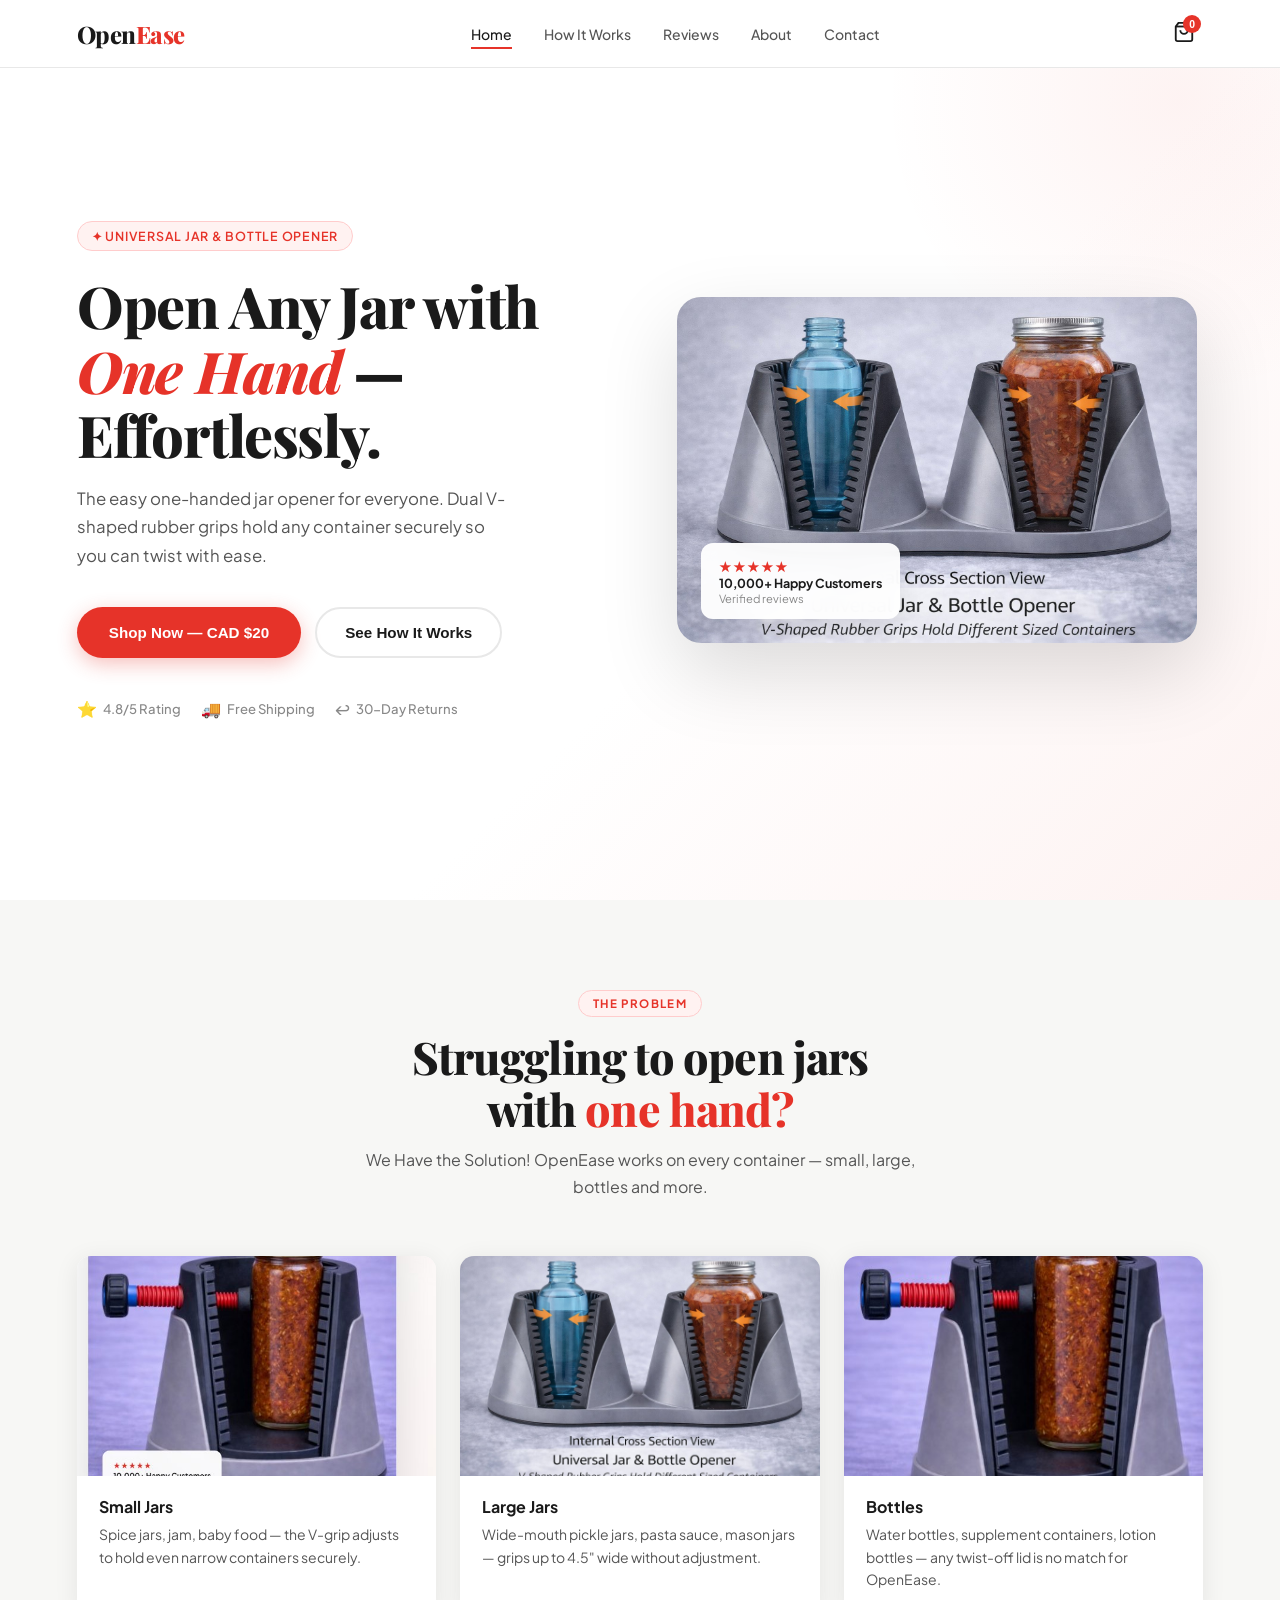
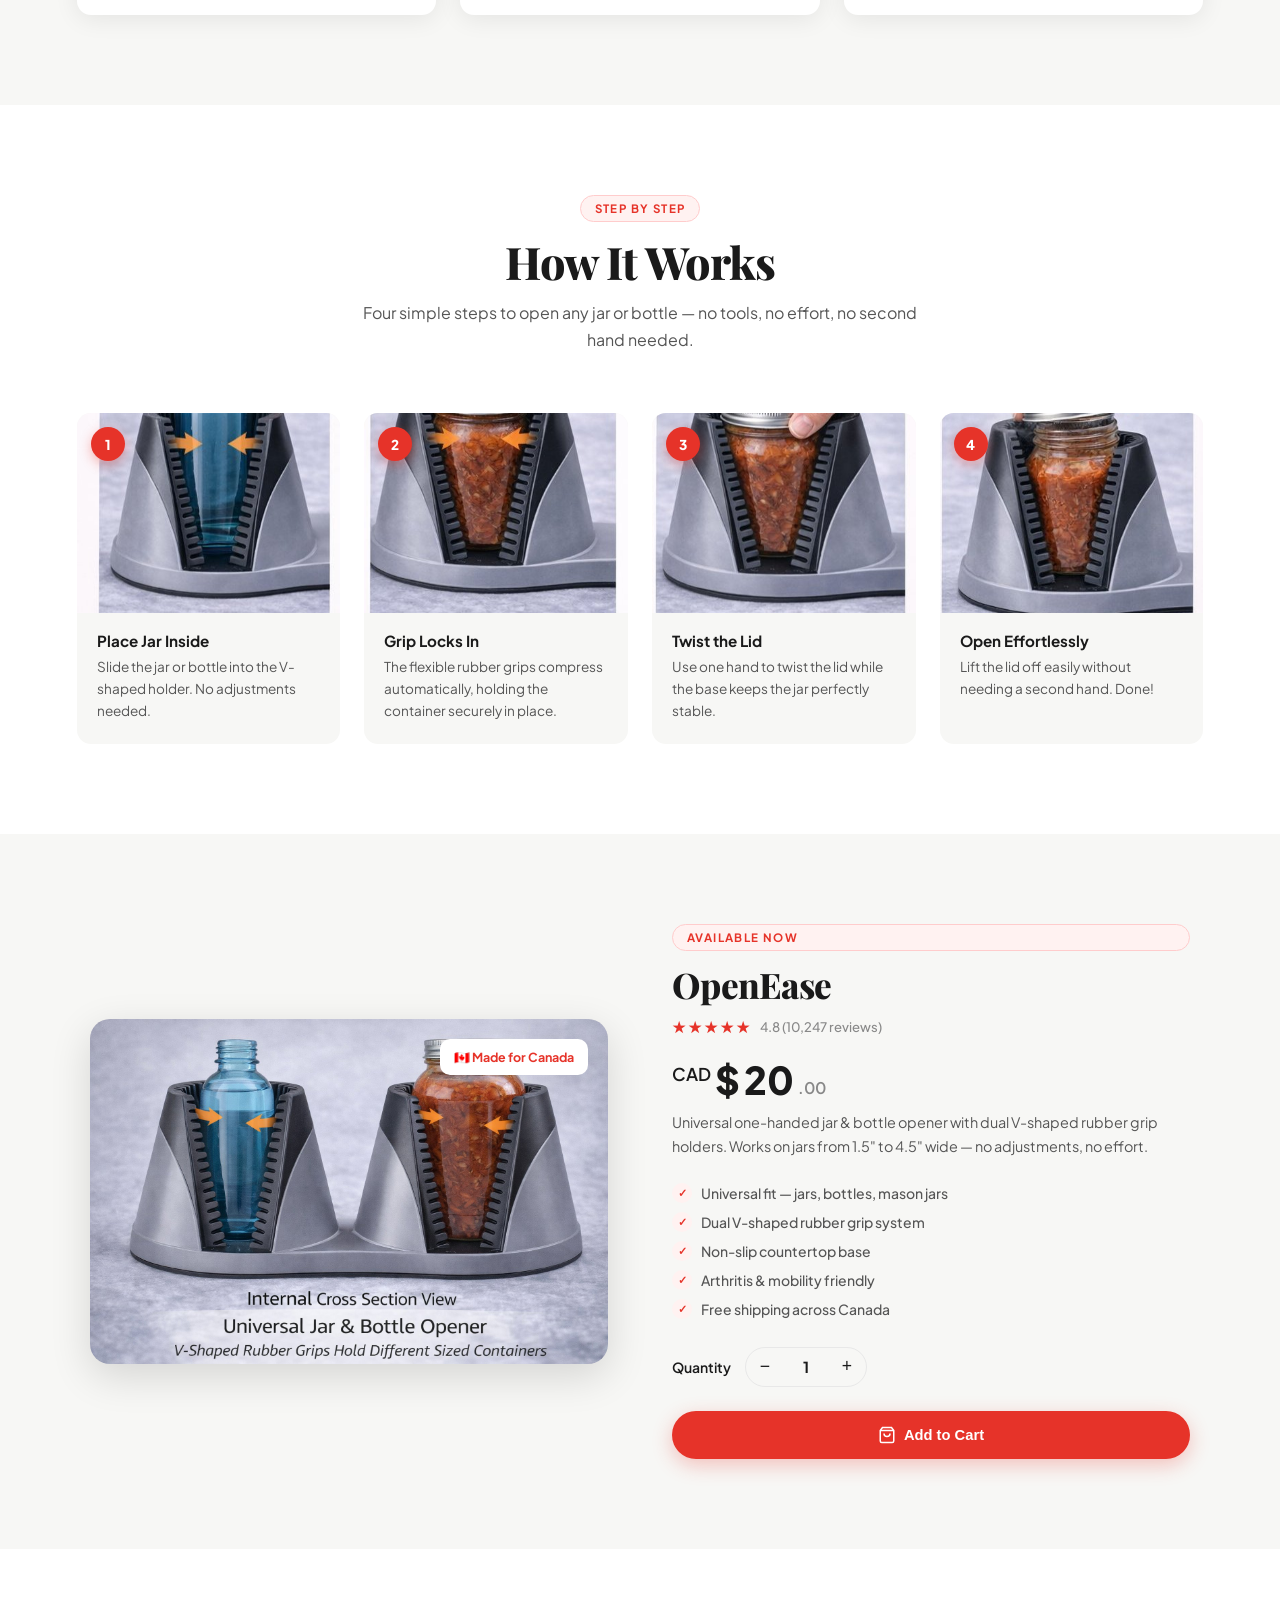
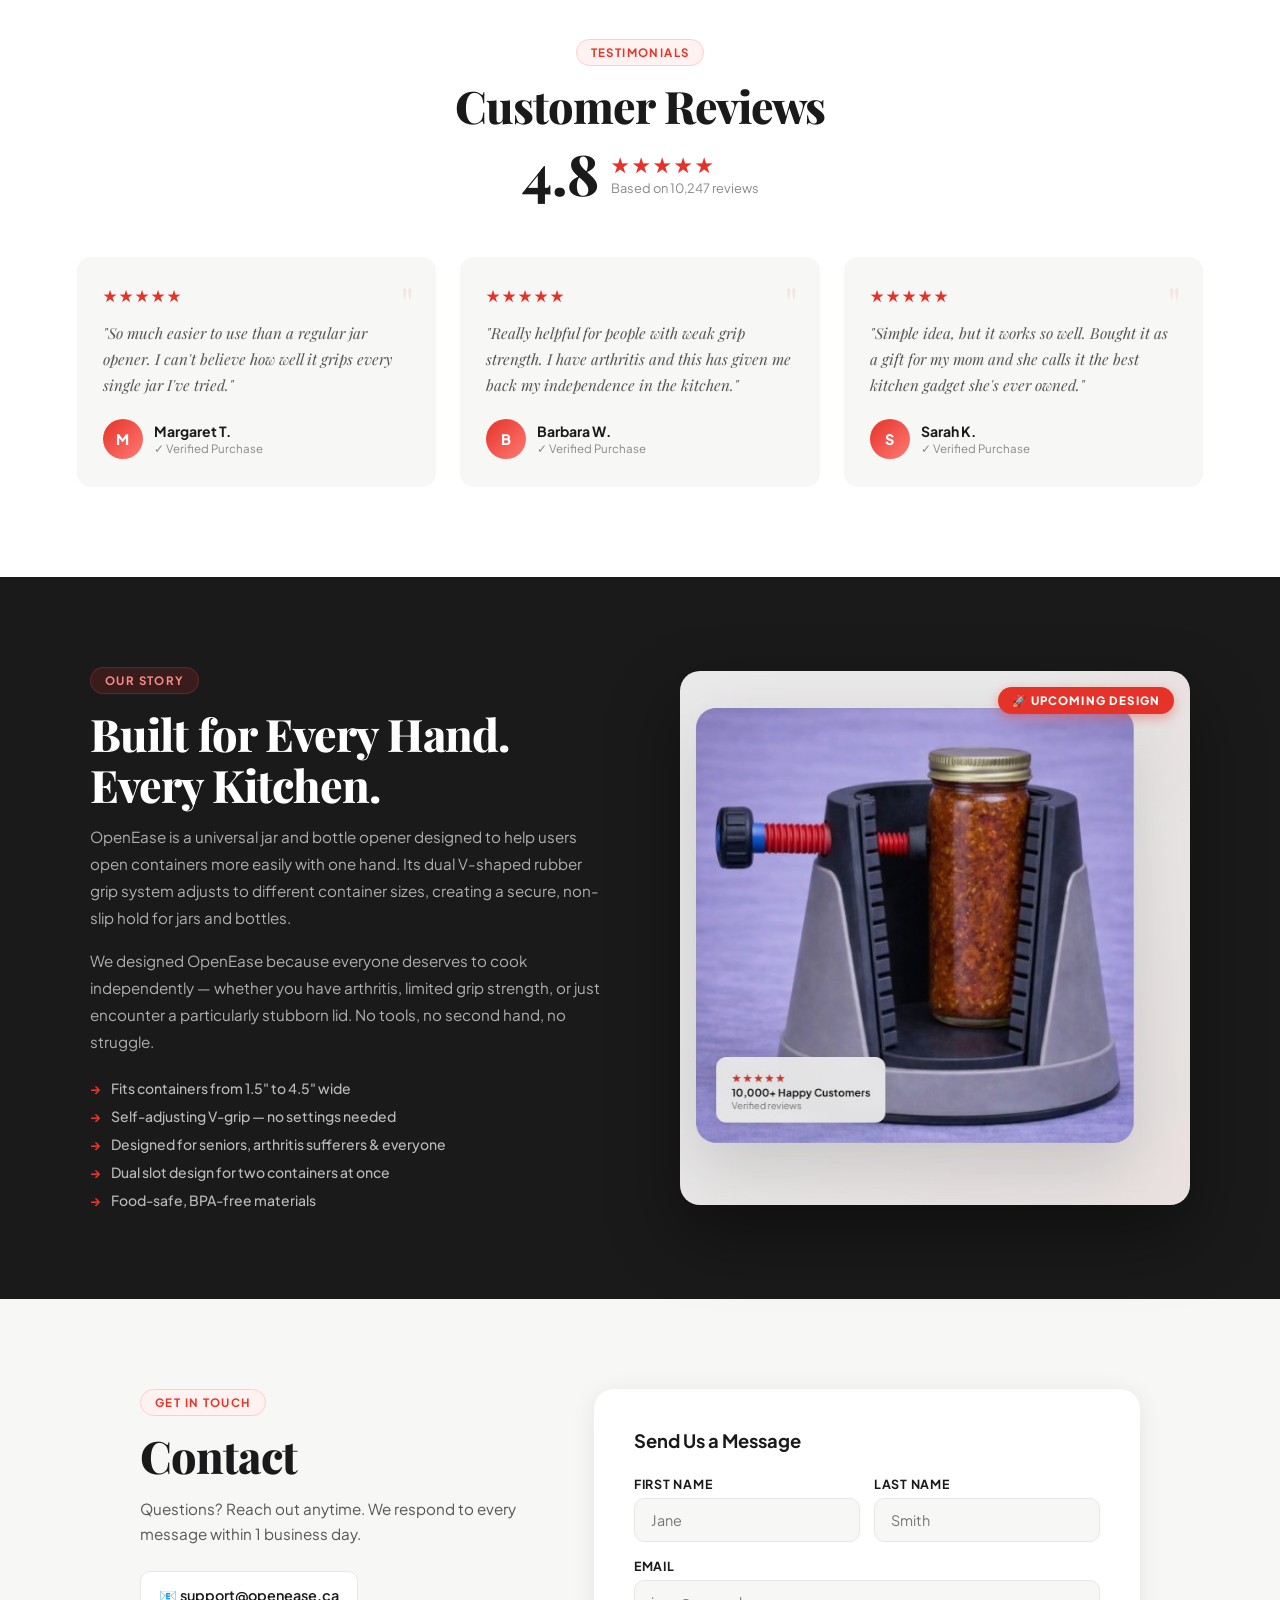
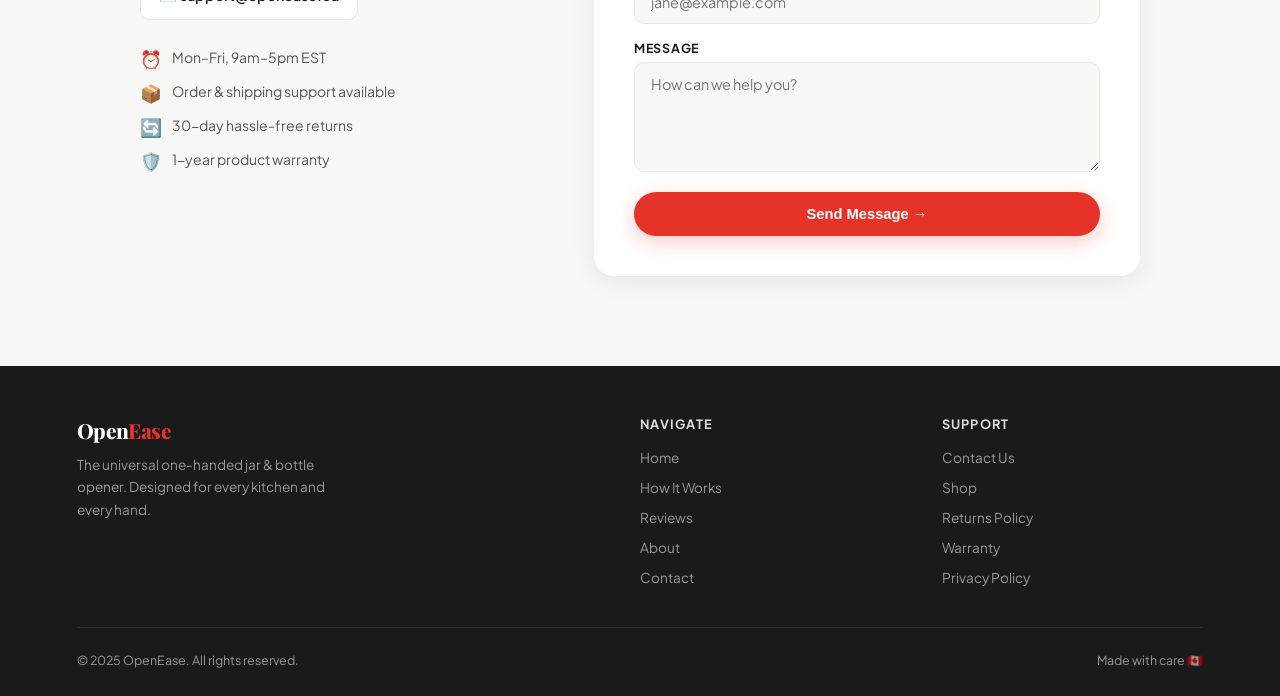
<file: index.html>
<!DOCTYPE html>
<html lang="en">
<head>
<meta charset="UTF-8"/>
<meta name="viewport" content="width=device-width, initial-scale=1.0"/>
<title>OpenEase — One-Handed Jar & Bottle Opener</title>
<link href="https://fonts.googleapis.com/css2?family=Playfair+Display:wght@700;800&family=Plus+Jakarta+Sans:wght@300;400;500;600;700&display=swap" rel="stylesheet"/>
<style>
/* ─── RESET & VARIABLES ─── */
*,*::before,*::after{box-sizing:border-box;margin:0;padding:0}
html{scroll-behavior:smooth}
:root{
  --red:#e63329;
  --red-dk:#c0271e;
  --dark:#1a1a1a;
  --mid:#555;
  --muted:#888;
  --border:#e8e8e8;
  --bg:#f7f7f5;
  --white:#ffffff;
  --shadow:0 4px 24px rgba(0,0,0,0.08);
  --shadow-hover:0 12px 40px rgba(0,0,0,0.14);
  --radius:14px;
}
body{font-family:'Plus Jakarta Sans',sans-serif;color:var(--dark);background:var(--white);overflow-x:hidden}
img{max-width:100%;display:block}
a{text-decoration:none;color:inherit}

/* ─── NAV ─── */
nav{
  position:fixed;top:0;left:0;right:0;z-index:1000;
  background:rgba(255,255,255,0.95);
  backdrop-filter:blur(12px);
  border-bottom:1px solid var(--border);
  height:68px;
  display:flex;align-items:center;justify-content:space-between;
  padding:0 6%;
}
.nav-logo{
  font-family:'Playfair Display',serif;
  font-size:1.5rem;font-weight:800;
  color:var(--dark);
  letter-spacing:-0.02em;
}
.nav-logo span{color:var(--red)}
.nav-links{display:flex;align-items:center;gap:2rem;list-style:none}
.nav-links a{
  font-size:0.875rem;font-weight:500;color:var(--mid);
  padding-bottom:4px;
  border-bottom:2px solid transparent;
  transition:color .2s,border-color .2s;
}
.nav-links a:hover,.nav-links a.active{color:var(--dark);border-bottom-color:var(--red)}
.nav-right{display:flex;align-items:center;gap:1rem}
.cart-btn{
  position:relative;background:none;border:none;cursor:pointer;
  padding:8px;color:var(--dark);
  transition:color .2s;
}
.cart-btn:hover{color:var(--red)}
.cart-count{
  position:absolute;top:2px;right:2px;
  width:18px;height:18px;border-radius:50%;
  background:var(--red);color:#fff;
  font-size:0.65rem;font-weight:700;
  display:flex;align-items:center;justify-content:center;
}
.hamburger{display:none;flex-direction:column;gap:5px;background:none;border:none;cursor:pointer;padding:4px}
.hamburger span{display:block;width:22px;height:2px;background:var(--dark);border-radius:2px;transition:all .3s}

/* ─── HERO ─── */
.hero{
  min-height:100vh;
  display:grid;grid-template-columns:1fr 1fr;
  align-items:center;
  padding:100px 6% 60px;
  gap:60px;
  background:linear-gradient(135deg,#fff 60%,#fdf2f1 100%);
  position:relative;overflow:hidden;
}
.hero::before{
  content:'';position:absolute;
  right:-200px;top:-200px;
  width:600px;height:600px;border-radius:50%;
  background:radial-gradient(circle,rgba(230,51,41,0.06),transparent 70%);
  pointer-events:none;
}
.hero-eyebrow{
  display:inline-flex;align-items:center;gap:8px;
  background:#fff2f1;border:1px solid #fcc;border-radius:50px;
  padding:6px 14px;font-size:0.78rem;font-weight:600;color:var(--red);
  letter-spacing:0.06em;text-transform:uppercase;margin-bottom:22px;
}
.hero h1{
  font-family:'Playfair Display',serif;
  font-size:clamp(2.4rem,4.5vw,3.6rem);
  font-weight:800;line-height:1.12;
  color:var(--dark);letter-spacing:-0.02em;
  margin-bottom:18px;
}
.hero h1 em{font-style:italic;color:var(--red)}
.hero-sub{font-size:1.05rem;color:var(--mid);line-height:1.7;max-width:440px;margin-bottom:36px}
.hero-actions{display:flex;gap:14px;flex-wrap:wrap;margin-bottom:40px}
.btn-primary{
  display:inline-flex;align-items:center;gap:8px;
  background:var(--red);color:#fff;
  padding:15px 32px;border-radius:50px;
  font-weight:700;font-size:0.95rem;
  border:none;cursor:pointer;
  box-shadow:0 6px 20px rgba(230,51,41,0.3);
  transition:background .2s,transform .2s,box-shadow .2s;
}
.btn-primary:hover{background:var(--red-dk);transform:translateY(-2px);box-shadow:0 10px 28px rgba(230,51,41,0.35)}
.btn-outline{
  display:inline-flex;align-items:center;gap:8px;
  background:transparent;color:var(--dark);
  padding:15px 28px;border-radius:50px;
  font-weight:600;font-size:0.95rem;
  border:2px solid var(--border);cursor:pointer;
  transition:border-color .2s,transform .2s;
}
.btn-outline:hover{border-color:var(--dark);transform:translateY(-2px)}
.hero-trust{display:flex;align-items:center;gap:20px;flex-wrap:wrap}
.trust-item{display:flex;align-items:center;gap:6px;font-size:0.82rem;color:var(--muted);font-weight:500}
.trust-icon{font-size:1rem}

/* Hero image side */
.hero-visual{position:relative;display:flex;align-items:center;justify-content:center}
.hero-img-wrap{
  position:relative;
  border-radius:24px;overflow:hidden;
  box-shadow:0 30px 80px rgba(0,0,0,0.14);
  background:#f0f0ee;
  max-width:520px;width:100%;
}
.hero-img-wrap img{width:100%;height:auto;object-fit:cover}
.hero-badge{
  position:absolute;bottom:24px;left:24px;
  background:rgba(255,255,255,0.95);
  backdrop-filter:blur(10px);
  border-radius:12px;padding:14px 18px;
  box-shadow:0 8px 24px rgba(0,0,0,0.1);
  display:flex;align-items:center;gap:10px;
}
.badge-stars{color:var(--red);font-size:0.9rem;letter-spacing:1px}
.badge-text{font-size:0.78rem;font-weight:700;color:var(--dark);line-height:1.3}
.badge-sub{font-size:0.7rem;color:var(--muted);font-weight:400}

/* ─── SECTIONS COMMON ─── */
section{padding:90px 6%}
.section-tag{
  display:inline-block;
  background:#fff2f1;color:var(--red);
  font-size:0.72rem;font-weight:700;letter-spacing:0.12em;
  text-transform:uppercase;padding:5px 14px;border-radius:50px;
  border:1px solid #fcc;margin-bottom:14px;
}
.section-title{
  font-family:'Playfair Display',serif;
  font-size:clamp(2rem,3.5vw,2.9rem);
  font-weight:800;letter-spacing:-0.02em;
  color:var(--dark);line-height:1.15;
  margin-bottom:12px;
}
.section-sub{font-size:1rem;color:var(--mid);line-height:1.7;max-width:560px}
.center{text-align:center}
.center .section-sub{margin:0 auto}

/* ─── PROBLEM / SOLUTION ─── */
.problem{background:var(--bg)}
.problem-header{text-align:center;margin-bottom:56px}
.problem-header .section-title span{color:var(--red)}
.problem-grid{display:grid;grid-template-columns:repeat(3,1fr);gap:24px}
.prob-card{
  background:var(--white);border-radius:var(--radius);
  overflow:hidden;box-shadow:var(--shadow);
  transition:transform .25s,box-shadow .25s;
}
.prob-card:hover{transform:translateY(-6px);box-shadow:var(--shadow-hover)}
.prob-img{
  height:220px;overflow:hidden;background:#f0eeec;
  display:flex;align-items:center;justify-content:center;
}
.prob-img img{width:100%;height:100%;object-fit:cover;transition:transform .4s}
.prob-card:hover .prob-img img{transform:scale(1.04)}
.prob-info{padding:20px 22px 24px}
.prob-info h3{font-weight:700;font-size:1rem;margin-bottom:6px;color:var(--dark)}
.prob-info p{font-size:0.875rem;color:var(--mid);line-height:1.6}

/* ─── HOW IT WORKS ─── */
.hiw{background:var(--white)}
.hiw-header{text-align:center;margin-bottom:60px}
.hiw-grid{display:grid;grid-template-columns:repeat(4,1fr);gap:24px}
.step-card{
  background:var(--bg);border-radius:var(--radius);
  overflow:hidden;position:relative;
  transition:transform .25s,box-shadow .25s;
}
.step-card:hover{transform:translateY(-6px);box-shadow:var(--shadow-hover)}
.step-img{
  height:200px;overflow:hidden;background:#e8e5e2;
  display:flex;align-items:center;justify-content:center;
}
.step-img img{width:100%;height:100%;object-fit:cover}
.step-num{
  position:absolute;top:14px;left:14px;
  width:34px;height:34px;border-radius:50%;
  background:var(--red);color:#fff;
  font-weight:800;font-size:0.85rem;
  display:flex;align-items:center;justify-content:center;
  box-shadow:0 4px 12px rgba(230,51,41,0.35);
}
.step-body{padding:18px 20px 22px}
.step-body h4{font-weight:700;font-size:0.95rem;margin-bottom:6px;color:var(--dark)}
.step-body p{font-size:0.85rem;color:var(--mid);line-height:1.6}

/* ─── SHOP SECTION ─── */
.shop{background:var(--bg)}
.shop-inner{
  display:grid;grid-template-columns:1fr 1fr;
  gap:64px;align-items:center;max-width:1100px;margin:0 auto;
}
.shop-img-wrap{
  border-radius:20px;overflow:hidden;
  box-shadow:var(--shadow-hover);background:#f0eeec;
  position:relative;
}
.shop-img-wrap img{width:100%;height:auto;object-fit:cover}
.shop-badge-wrap{
  position:absolute;top:20px;right:20px;
  background:#fff;border-radius:10px;padding:10px 14px;
  box-shadow:var(--shadow);font-size:0.78rem;font-weight:700;
  color:var(--red);
}
.shop-details{display:flex;flex-direction:column;gap:0}
.shop-tag{margin-bottom:10px}
.shop-name{
  font-family:'Playfair Display',serif;
  font-size:2.2rem;font-weight:800;
  color:var(--dark);letter-spacing:-0.02em;
  margin-bottom:8px;
}
.shop-stars{display:flex;align-items:center;gap:8px;margin-bottom:18px}
.shop-stars .stars{color:var(--red);font-size:1rem;letter-spacing:2px}
.shop-stars span{font-size:0.82rem;color:var(--muted);font-weight:500}
.shop-price{
  font-size:2.4rem;font-weight:800;color:var(--dark);
  margin-bottom:6px;
  display:flex;align-items:flex-start;gap:4px;
}
.shop-price sup{font-size:1.1rem;margin-top:8px;font-weight:600}
.shop-currency{font-size:1rem;font-weight:600;color:var(--muted);align-self:flex-end;margin-bottom:6px}
.shop-desc{font-size:0.9rem;color:var(--mid);line-height:1.7;margin-bottom:24px}
.shop-features{list-style:none;display:flex;flex-direction:column;gap:9px;margin-bottom:28px}
.shop-features li{
  display:flex;align-items:center;gap:9px;
  font-size:0.875rem;color:var(--mid);font-weight:500;
}
.shop-features li::before{
  content:'✓';
  width:20px;height:20px;border-radius:50%;
  background:#fff2f1;color:var(--red);
  font-weight:800;font-size:0.7rem;
  display:flex;align-items:center;justify-content:center;flex-shrink:0;
}
.qty-row{display:flex;align-items:center;gap:14px;margin-bottom:24px}
.qty-label{font-weight:600;font-size:0.875rem;color:var(--dark)}
.qty-ctrl{
  display:flex;align-items:center;
  border:1.5px solid var(--border);border-radius:50px;overflow:hidden;
}
.qty-ctrl button{
  width:38px;height:38px;border:none;background:transparent;
  font-size:1.1rem;cursor:pointer;color:var(--dark);
  transition:background .15s;
}
.qty-ctrl button:hover{background:var(--bg)}
.qty-ctrl span{
  width:44px;text-align:center;font-weight:700;font-size:0.95rem;color:var(--dark);
}
.shop-btns{display:flex;gap:12px;flex-wrap:wrap}
.btn-cart{
  flex:1;
  background:var(--red);color:#fff;
  padding:15px 24px;border-radius:50px;
  font-weight:700;font-size:0.92rem;
  border:none;cursor:pointer;
  display:flex;align-items:center;justify-content:center;gap:8px;
  box-shadow:0 6px 20px rgba(230,51,41,0.28);
  transition:background .2s,transform .2s;
}
.btn-cart:hover{background:var(--red-dk);transform:translateY(-2px)}

/* ─── REVIEWS ─── */
.reviews{background:var(--white)}
.reviews-header{text-align:center;margin-bottom:56px}
.reviews-summary{
  display:flex;align-items:center;gap:12px;
  justify-content:center;margin-top:14px;
}
.big-rating{
  font-family:'Playfair Display',serif;
  font-size:3.5rem;font-weight:800;color:var(--dark);line-height:1;
}
.rating-detail{text-align:left}
.rating-stars-big{color:var(--red);font-size:1.3rem;letter-spacing:3px}
.rating-count{font-size:0.8rem;color:var(--muted);margin-top:2px}
.reviews-grid{display:grid;grid-template-columns:repeat(3,1fr);gap:24px}
.review-card{
  background:var(--bg);border-radius:var(--radius);
  padding:28px 26px;
  transition:transform .25s,box-shadow .25s;
  position:relative;
}
.review-card:hover{transform:translateY(-4px);box-shadow:var(--shadow-hover)}
.rv-stars{color:var(--red);font-size:1rem;letter-spacing:2px;margin-bottom:14px}
.rv-text{
  font-size:0.95rem;color:var(--mid);line-height:1.72;
  font-style:italic;margin-bottom:20px;
  font-family:'Playfair Display',serif;
}
.rv-author{display:flex;align-items:center;gap:11px}
.rv-avatar{
  width:40px;height:40px;border-radius:50%;
  background:linear-gradient(135deg,var(--red),#ff7a74);
  display:flex;align-items:center;justify-content:center;
  font-weight:800;font-size:0.9rem;color:#fff;flex-shrink:0;
}
.rv-name{font-weight:700;font-size:0.875rem;color:var(--dark)}
.rv-tag{font-size:0.72rem;color:var(--muted);margin-top:1px}
.rv-quote-mark{
  position:absolute;top:22px;right:22px;
  font-size:3rem;color:var(--red);opacity:0.08;
  font-family:'Playfair Display',serif;line-height:1;
}

/* ─── ABOUT ─── */
.about{background:var(--dark);color:#fff}
.about-inner{
  display:grid;grid-template-columns:1fr 1fr;
  gap:80px;align-items:center;max-width:1100px;margin:0 auto;
}
.about-text .section-tag{background:rgba(230,51,41,0.15);border-color:rgba(230,51,41,0.3);color:#ff8a85}
.about-text .section-title{color:#fff}
.about-text p{color:rgba(255,255,255,0.65);line-height:1.78;margin-bottom:16px;font-size:0.95rem}
.about-list{list-style:none;display:flex;flex-direction:column;gap:10px;margin-top:24px}
.about-list li{
  display:flex;align-items:center;gap:10px;
  font-size:0.875rem;color:rgba(255,255,255,0.7);font-weight:500;
}
.about-list li::before{
  content:'→';color:var(--red);font-weight:700;flex-shrink:0;
}
.about-visual{
  border-radius:20px;overflow:hidden;
  box-shadow:0 30px 70px rgba(0,0,0,0.4);
  background:#2a2a2a;
}
.about-visual img{width:100%;height:auto;object-fit:cover;opacity:0.9}

/* ─── CONTACT ─── */
.contact{background:var(--bg)}
.contact-inner{display:grid;grid-template-columns:1fr 1.4fr;gap:64px;align-items:start;max-width:1000px;margin:0 auto}
.contact-info .section-title{margin-bottom:14px}
.contact-info p{color:var(--mid);line-height:1.7;margin-bottom:24px;font-size:0.95rem}
.contact-email{
  display:inline-flex;align-items:center;gap:10px;
  background:var(--white);border:1.5px solid var(--border);
  border-radius:10px;padding:14px 18px;
  font-weight:600;font-size:0.9rem;color:var(--dark);
  margin-bottom:28px;
  transition:border-color .2s;
}
.contact-email:hover{border-color:var(--red)}
.contact-perks{list-style:none;display:flex;flex-direction:column;gap:12px}
.contact-perks li{display:flex;align-items:flex-start;gap:10px;font-size:0.875rem;color:var(--mid)}
.contact-perks li span:first-child{font-size:1.1rem;flex-shrink:0}

.contact-form{
  background:var(--white);border-radius:20px;
  padding:40px;box-shadow:var(--shadow);
}
.contact-form h3{font-weight:700;font-size:1.15rem;margin-bottom:24px;color:var(--dark)}
.form-row{display:grid;grid-template-columns:1fr 1fr;gap:14px}
.form-group{margin-bottom:16px}
.form-group label{
  display:block;font-size:0.78rem;font-weight:700;
  color:var(--dark);letter-spacing:0.06em;text-transform:uppercase;
  margin-bottom:6px;
}
.form-group input,
.form-group textarea{
  width:100%;background:var(--bg);
  border:1.5px solid var(--border);border-radius:10px;
  color:var(--dark);font-family:'Plus Jakarta Sans',sans-serif;
  font-size:0.9rem;padding:12px 16px;outline:none;
  transition:border-color .2s;
}
.form-group input:focus,
.form-group textarea:focus{border-color:var(--red)}
.form-group textarea{min-height:110px;resize:vertical}
.form-submit{
  width:100%;
  background:var(--red);color:#fff;
  padding:14px;border-radius:50px;
  font-weight:700;font-size:0.92rem;
  border:none;cursor:pointer;
  box-shadow:0 6px 20px rgba(230,51,41,0.25);
  transition:background .2s,transform .2s;
}
.form-submit:hover{background:var(--red-dk);transform:translateY(-1px)}

/* ─── CART SIDEBAR ─── */
.cart-overlay{
  position:fixed;inset:0;background:rgba(0,0,0,0.4);
  z-index:2000;opacity:0;pointer-events:none;
  transition:opacity .3s;
}
.cart-overlay.open{opacity:1;pointer-events:all}
.cart-sidebar{
  position:fixed;top:0;right:0;bottom:0;width:380px;max-width:100vw;
  background:var(--white);z-index:2001;
  transform:translateX(100%);transition:transform .35s cubic-bezier(.4,0,.2,1);
  display:flex;flex-direction:column;
}
.cart-overlay.open .cart-sidebar{transform:translateX(0)}
.cart-header{
  display:flex;justify-content:space-between;align-items:center;
  padding:24px 28px;border-bottom:1px solid var(--border);
}
.cart-header h3{font-weight:800;font-size:1.1rem}
.cart-close{background:none;border:none;cursor:pointer;font-size:1.4rem;color:var(--mid);padding:4px}
.cart-close:hover{color:var(--dark)}
.cart-body{flex:1;overflow-y:auto;padding:24px 28px}
.cart-item{
  display:flex;gap:14px;align-items:center;
  padding:16px 0;border-bottom:1px solid var(--border);
}
.cart-item-img{
  width:64px;height:64px;border-radius:10px;overflow:hidden;flex-shrink:0;
  background:var(--bg);
}
.cart-item-img img{width:100%;height:100%;object-fit:cover}
.cart-item-info{flex:1}
.cart-item-name{font-weight:700;font-size:0.875rem;color:var(--dark);margin-bottom:3px}
.cart-item-price{font-size:0.82rem;color:var(--muted)}
.cart-item-remove{background:none;border:none;cursor:pointer;color:var(--muted);font-size:1rem;padding:4px;transition:color .2s}
.cart-item-remove:hover{color:var(--red)}
.cart-empty{text-align:center;padding:48px 0;color:var(--muted)}
.cart-empty-icon{font-size:3rem;margin-bottom:12px}
.cart-footer{padding:24px 28px;border-top:1px solid var(--border)}
.cart-total{display:flex;justify-content:space-between;align-items:center;margin-bottom:18px}
.cart-total span:first-child{font-weight:600;color:var(--mid)}
.cart-total span:last-child{font-weight:800;font-size:1.1rem;color:var(--dark)}
.btn-checkout{
  width:100%;background:var(--red);color:#fff;
  padding:15px;border-radius:50px;
  font-weight:700;font-size:0.95rem;border:none;cursor:pointer;
  transition:background .2s;
}
.btn-checkout:hover{background:var(--red-dk)}

/* ─── FOOTER ─── */
footer{
  background:var(--dark);color:rgba(255,255,255,0.55);
  padding:50px 6% 28px;
}
.footer-grid{
  display:grid;grid-template-columns:2fr 1fr 1fr;
  gap:40px;margin-bottom:40px;
}
.footer-brand .nav-logo{font-size:1.3rem;margin-bottom:10px;display:inline-block;color:#fff}
.footer-brand p{font-size:0.85rem;line-height:1.65;max-width:280px}
.footer-col h4{font-size:0.8rem;font-weight:700;letter-spacing:0.1em;text-transform:uppercase;color:rgba(255,255,255,0.85);margin-bottom:14px}
.footer-col ul{list-style:none;display:flex;flex-direction:column;gap:9px}
.footer-col ul a{font-size:0.85rem;transition:color .2s}
.footer-col ul a:hover{color:#fff}
.footer-bottom{border-top:1px solid rgba(255,255,255,0.08);padding-top:24px;display:flex;justify-content:space-between;align-items:center;font-size:0.78rem;flex-wrap:wrap;gap:10px}

/* ─── TOAST ─── */
.toast{
  position:fixed;bottom:28px;left:50%;transform:translateX(-50%) translateY(20px);
  background:var(--dark);color:#fff;
  padding:12px 24px;border-radius:50px;
  font-size:0.875rem;font-weight:600;
  z-index:9999;opacity:0;transition:all .3s;
  pointer-events:none;white-space:nowrap;
}
.toast.show{opacity:1;transform:translateX(-50%) translateY(0)}

/* ─── RESPONSIVE ─── */
@media(max-width:1024px){
  .hiw-grid{grid-template-columns:repeat(2,1fr)}
  .about-inner{grid-template-columns:1fr;gap:40px}
  .about-visual{max-width:500px}
}
@media(max-width:860px){
  .hero{grid-template-columns:1fr;text-align:center;padding-top:110px;gap:40px}
  .hero-sub,.hero-trust{justify-content:center}
  .hero-actions{justify-content:center}
  .hero-visual{order:-1}
  .hero-img-wrap{max-width:420px;margin:0 auto}
  .problem-grid{grid-template-columns:1fr 1fr}
  .shop-inner{grid-template-columns:1fr;gap:40px}
  .contact-inner{grid-template-columns:1fr;gap:40px}
  .footer-grid{grid-template-columns:1fr 1fr}
  .reviews-grid{grid-template-columns:1fr 1fr}
}
@media(max-width:600px){
  .nav-links{
    display:none;flex-direction:column;position:fixed;
    top:68px;left:0;right:0;background:#fff;
    padding:20px 6%;gap:1.2rem;
    border-bottom:1px solid var(--border);
    box-shadow:0 8px 24px rgba(0,0,0,0.08);
  }
  .nav-links.open{display:flex}
  .hamburger{display:flex}
  .problem-grid,.reviews-grid{grid-template-columns:1fr}
  .hiw-grid{grid-template-columns:1fr 1fr}
  .footer-grid{grid-template-columns:1fr}
  .contact-form{padding:28px 22px}
  .form-row{grid-template-columns:1fr}
  section{padding:70px 5%}
}

/* ─── SCROLL ANIMATIONS ─── */
.fade-up{opacity:0;transform:translateY(28px);transition:opacity .6s ease,transform .6s ease}
.fade-up.visible{opacity:1;transform:translateY(0)}
.fade-up:nth-child(2){transition-delay:.1s}
.fade-up:nth-child(3){transition-delay:.2s}
.fade-up:nth-child(4){transition-delay:.3s}
</style>
</head>
<body>

<!-- ─── NAV ─── -->
<nav id="navbar">
  <a href="#home" class="nav-logo">Open<span>Ease</span></a>
  <ul class="nav-links" id="navLinks">
    <li><a href="#home" class="active" onclick="closeMenu()">Home</a></li>
    <li><a href="#how-it-works" onclick="closeMenu()">How It Works</a></li>
    <li><a href="#reviews" onclick="closeMenu()">Reviews</a></li>
    <li><a href="#about" onclick="closeMenu()">About</a></li>
    <li><a href="#contact" onclick="closeMenu()">Contact</a></li>
  </ul>
  <div class="nav-right">
    <button class="cart-btn" onclick="openCart()" aria-label="Open cart">
      <svg width="22" height="22" fill="none" stroke="currentColor" stroke-width="2" viewBox="0 0 24 24"><path d="M6 2L3 6v14a2 2 0 002 2h14a2 2 0 002-2V6l-3-4z"/><line x1="3" y1="6" x2="21" y2="6"/><path d="M16 10a4 4 0 01-8 0"/></svg>
      <span class="cart-count" id="cartCount">0</span>
    </button>
    <button class="hamburger" onclick="toggleMenu()" aria-label="Menu">
      <span></span><span></span><span></span>
    </button>
  </div>
</nav>

<!-- ─── HERO ─── -->
<section class="hero" id="home">
  <div class="hero-content">
    <div class="hero-eyebrow">✦ Universal Jar & Bottle Opener</div>
    <h1>Open Any Jar with<br><em>One Hand</em> — Effortlessly.</h1>
    <p class="hero-sub">The easy one-handed jar opener for everyone. Dual V-shaped rubber grips hold any container securely so you can twist with ease.</p>
    <div class="hero-actions">
      <button class="btn-primary" onclick="document.getElementById('shop').scrollIntoView({behavior:'smooth'})">
        Shop Now — CAD $20
      </button>
      <button class="btn-outline" onclick="document.getElementById('how-it-works').scrollIntoView({behavior:'smooth'})">
        See How It Works
      </button>
    </div>
    <div class="hero-trust">
      <div class="trust-item"><span class="trust-icon">⭐</span> 4.8/5 Rating</div>
      <div class="trust-item"><span class="trust-icon">🚚</span> Free Shipping</div>
      <div class="trust-item"><span class="trust-icon">↩️</span> 30-Day Returns</div>
    </div>
  </div>
  <div class="hero-visual">
    <div class="hero-img-wrap">
      <img src="images/product-main.png" alt="OpenEase Universal Jar & Bottle Opener — Internal Cross Section View" id="heroImg"/>
      <div class="hero-badge">
        <div>
          <div class="badge-stars">★★★★★</div>
          <div class="badge-text">10,000+ Happy Customers</div>
          <div class="badge-sub">Verified reviews</div>
        </div>
      </div>
    </div>
  </div>
</section>

<!-- ─── PROBLEM / SOLUTION ─── -->
<section class="problem" id="problem">
  <div class="problem-header">
    <div class="section-tag">The Problem</div>
    <h2 class="section-title">Struggling to open jars<br>with <span>one hand?</span></h2>
    <p class="section-sub" style="margin:12px auto 0;text-align:center">We Have the Solution! OpenEase works on every container — small, large, bottles and more.</p>
  </div>
  <div class="problem-grid">
    <div class="prob-card fade-up">
      <div class="prob-img">
        <img src="images/product-upcoming.png" alt="OpenEase with small jar"/>
      </div>
      <div class="prob-info">
        <h3>Small Jars</h3>
        <p>Spice jars, jam, baby food — the V-grip adjusts to hold even narrow containers securely.</p>
      </div>
    </div>
    <div class="prob-card fade-up">
      <div class="prob-img">
        <img src="images/product-main.png" alt="OpenEase with large jar"/>
      </div>
      <div class="prob-info">
        <h3>Large Jars</h3>
        <p>Wide-mouth pickle jars, pasta sauce, mason jars — grips up to 4.5" wide without adjustment.</p>
      </div>
    </div>
    <div class="prob-card fade-up">
      <div class="prob-img">
        <img src="images/product-in-use.png" alt="OpenEase with bottles"/>
      </div>
      <div class="prob-info">
        <h3>Bottles</h3>
        <p>Water bottles, supplement containers, lotion bottles — any twist-off lid is no match for OpenEase.</p>
      </div>
    </div>
  </div>
</section>

<!-- ─── HOW IT WORKS ─── -->
<section class="hiw" id="how-it-works">
  <div class="hiw-header">
    <div class="section-tag">Step by Step</div>
    <h2 class="section-title">How It Works</h2>
    <p class="section-sub" style="margin:10px auto 0;text-align:center">Four simple steps to open any jar or bottle — no tools, no effort, no second hand needed.</p>
  </div>
  <div class="hiw-grid">
    <div class="step-card fade-up">
      <div class="step-img"><img src="images/step-1.png" alt="Step 1 - Place jar inside"/></div>
      <div class="step-num">1</div>
      <div class="step-body">
        <h4>Place Jar Inside</h4>
        <p>Slide the jar or bottle into the V-shaped holder. No adjustments needed.</p>
      </div>
    </div>
    <div class="step-card fade-up">
      <div class="step-img"><img src="images/step-2.png" alt="Step 2 - Grip locks in"/></div>
      <div class="step-num">2</div>
      <div class="step-body">
        <h4>Grip Locks In</h4>
        <p>The flexible rubber grips compress automatically, holding the container securely in place.</p>
      </div>
    </div>
    <div class="step-card fade-up">
      <div class="step-img"><img src="images/step-3.png" alt="Step 3 - Twist the lid"/></div>
      <div class="step-num">3</div>
      <div class="step-body">
        <h4>Twist the Lid</h4>
        <p>Use one hand to twist the lid while the base keeps the jar perfectly stable.</p>
      </div>
    </div>
    <div class="step-card fade-up">
      <div class="step-img"><img src="images/step-4.png" alt="Step 4 - Open effortlessly"/></div>
      <div class="step-num">4</div>
      <div class="step-body">
        <h4>Open Effortlessly</h4>
        <p>Lift the lid off easily without needing a second hand. Done!</p>
      </div>
    </div>
  </div>
</section>

<!-- ─── SHOP ─── -->
<section class="shop" id="shop">
  <div class="shop-inner">
    <div class="shop-img-wrap">
      <img src="images/product-main.png" alt="OpenEase product — Internal Cross Section View"/>
      <div class="shop-badge-wrap">🇨🇦 Made for Canada</div>
    </div>
    <div class="shop-details">
      <div class="section-tag shop-tag">Available Now</div>
      <div class="shop-name">OpenEase</div>
      <div class="shop-stars">
        <span class="stars">★★★★★</span>
        <span>4.8 (10,247 reviews)</span>
      </div>
      <div class="shop-price">
        <sup>CAD</sup>$<span>20</span>
        <span class="shop-currency">.00</span>
      </div>
      <p class="shop-desc">Universal one-handed jar & bottle opener with dual V-shaped rubber grip holders. Works on jars from 1.5" to 4.5" wide — no adjustments, no effort.</p>
      <ul class="shop-features">
        <li>Universal fit — jars, bottles, mason jars</li>
        <li>Dual V-shaped rubber grip system</li>
        <li>Non-slip countertop base</li>
        <li>Arthritis & mobility friendly</li>
        <li>Free shipping across Canada</li>
      </ul>
      <div class="qty-row">
        <span class="qty-label">Quantity</span>
        <div class="qty-ctrl">
          <button onclick="changeQty(-1)">−</button>
          <span id="qtyDisplay">1</span>
          <button onclick="changeQty(1)">+</button>
        </div>
      </div>
      <div class="shop-btns">
        <button class="btn-cart" onclick="addToCart()">
          <svg width="18" height="18" fill="none" stroke="currentColor" stroke-width="2" viewBox="0 0 24 24"><path d="M6 2L3 6v14a2 2 0 002 2h14a2 2 0 002-2V6l-3-4z"/><line x1="3" y1="6" x2="21" y2="6"/><path d="M16 10a4 4 0 01-8 0"/></svg>
          Add to Cart
        </button>
      </div>
    </div>
  </div>
</section>

<!-- ─── REVIEWS ─── -->
<section class="reviews" id="reviews">
  <div class="reviews-header">
    <div class="section-tag">Testimonials</div>
    <h2 class="section-title">Customer Reviews</h2>
    <div class="reviews-summary">
      <div class="big-rating">4.8</div>
      <div class="rating-detail">
        <div class="rating-stars-big">★★★★★</div>
        <div class="rating-count">Based on 10,247 reviews</div>
      </div>
    </div>
  </div>
  <div class="reviews-grid">
    <div class="review-card fade-up">
      <div class="rv-quote-mark">"</div>
      <div class="rv-stars">★★★★★</div>
      <p class="rv-text">"So much easier to use than a regular jar opener. I can't believe how well it grips every single jar I've tried."</p>
      <div class="rv-author">
        <div class="rv-avatar">M</div>
        <div>
          <div class="rv-name">Margaret T.</div>
          <div class="rv-tag">✓ Verified Purchase</div>
        </div>
      </div>
    </div>
    <div class="review-card fade-up">
      <div class="rv-quote-mark">"</div>
      <div class="rv-stars">★★★★★</div>
      <p class="rv-text">"Really helpful for people with weak grip strength. I have arthritis and this has given me back my independence in the kitchen."</p>
      <div class="rv-author">
        <div class="rv-avatar">B</div>
        <div>
          <div class="rv-name">Barbara W.</div>
          <div class="rv-tag">✓ Verified Purchase</div>
        </div>
      </div>
    </div>
    <div class="review-card fade-up">
      <div class="rv-quote-mark">"</div>
      <div class="rv-stars">★★★★★</div>
      <p class="rv-text">"Simple idea, but it works so well. Bought it as a gift for my mom and she calls it the best kitchen gadget she's ever owned."</p>
      <div class="rv-author">
        <div class="rv-avatar">S</div>
        <div>
          <div class="rv-name">Sarah K.</div>
          <div class="rv-tag">✓ Verified Purchase</div>
        </div>
      </div>
    </div>
  </div>
</section>

<!-- ─── ABOUT ─── -->
<section class="about" id="about">
  <div class="about-inner">
    <div class="about-text">
      <div class="section-tag">Our Story</div>
      <h2 class="section-title">Built for Every Hand.<br>Every Kitchen.</h2>
      <p>OpenEase is a universal jar and bottle opener designed to help users open containers more easily with one hand. Its dual V-shaped rubber grip system adjusts to different container sizes, creating a secure, non-slip hold for jars and bottles.</p>
      <p>We designed OpenEase because everyone deserves to cook independently — whether you have arthritis, limited grip strength, or just encounter a particularly stubborn lid. No tools, no second hand, no struggle.</p>
      <ul class="about-list">
        <li>Fits containers from 1.5" to 4.5" wide</li>
        <li>Self-adjusting V-grip — no settings needed</li>
        <li>Designed for seniors, arthritis sufferers & everyone</li>
        <li>Dual slot design for two containers at once</li>
        <li>Food-safe, BPA-free materials</li>
      </ul>
    </div>
    <div class="about-visual" style="position:relative">
      <img src="images/product-upcoming.png" alt="OpenEase holding a jar"/>
      <div style="position:absolute;top:16px;right:16px;background:var(--red);color:#fff;font-size:0.72rem;font-weight:800;letter-spacing:0.1em;text-transform:uppercase;padding:6px 14px;border-radius:50px;box-shadow:0 4px 12px rgba(230,51,41,0.4);">🚀 Upcoming Design</div>
    </div>
  </div>
</section>

<!-- ─── CONTACT ─── -->
<section class="contact" id="contact">
  <div class="contact-inner">
    <div class="contact-info">
      <div class="section-tag">Get In Touch</div>
      <h2 class="section-title">Contact</h2>
      <p>Questions? Reach out anytime. We respond to every message within 1 business day.</p>
      <a href="mailto:support@openease.ca" class="contact-email">
        📧 support@openease.ca
      </a>
      <ul class="contact-perks">
        <li><span>⏰</span><span>Mon–Fri, 9am–5pm EST</span></li>
        <li><span>📦</span><span>Order & shipping support available</span></li>
        <li><span>🔄</span><span>30-day hassle-free returns</span></li>
        <li><span>🛡️</span><span>1-year product warranty</span></li>
      </ul>
    </div>
    <div class="contact-form">
      <h3>Send Us a Message</h3>
      <div class="form-row">
        <div class="form-group">
          <label>First Name</label>
          <input type="text" placeholder="Jane"/>
        </div>
        <div class="form-group">
          <label>Last Name</label>
          <input type="text" placeholder="Smith"/>
        </div>
      </div>
      <div class="form-group">
        <label>Email</label>
        <input type="email" placeholder="jane@example.com"/>
      </div>
      <div class="form-group">
        <label>Message</label>
        <textarea placeholder="How can we help you?"></textarea>
      </div>
      <button type="button" class="form-submit" onclick="submitForm(this)">Send Message →</button>
    </div>
  </div>
</section>

<!-- ─── FOOTER ─── -->
<footer>
  <div class="footer-grid">
    <div class="footer-brand">
      <a href="#home" class="nav-logo">Open<span>Ease</span></a>
      <p>The universal one-handed jar & bottle opener. Designed for every kitchen and every hand.</p>
    </div>
    <div class="footer-col">
      <h4>Navigate</h4>
      <ul>
        <li><a href="#home">Home</a></li>
        <li><a href="#how-it-works">How It Works</a></li>
        <li><a href="#reviews">Reviews</a></li>
        <li><a href="#about">About</a></li>
        <li><a href="#contact">Contact</a></li>
      </ul>
    </div>
    <div class="footer-col">
      <h4>Support</h4>
      <ul>
        <li><a href="#contact">Contact Us</a></li>
        <li><a href="#shop">Shop</a></li>
        <li><a href="#">Returns Policy</a></li>
        <li><a href="#">Warranty</a></li>
        <li><a href="#">Privacy Policy</a></li>
      </ul>
    </div>
  </div>
  <div class="footer-bottom">
    <span>© 2025 OpenEase. All rights reserved.</span>
    <span>Made with care 🇨🇦</span>
  </div>
</footer>

<!-- ─── CART SIDEBAR ─── -->
<div class="cart-overlay" id="cartOverlay" onclick="handleOverlayClick(event)">
  <div class="cart-sidebar">
    <div class="cart-header">
      <h3>Your Cart</h3>
      <button class="cart-close" onclick="closeCart()">✕</button>
    </div>
    <div class="cart-body" id="cartBody">
      <div class="cart-empty" id="cartEmpty">
        <div class="cart-empty-icon">🛒</div>
        <p>Your cart is empty.<br>Add OpenEase to get started!</p>
      </div>
    </div>
    <div class="cart-footer" id="cartFooter" style="display:none">
      <div class="cart-total">
        <span>Total</span>
        <span id="cartTotal">CAD $0.00</span>
      </div>
      <button class="btn-checkout">Checkout →</button>
    </div>
  </div>
</div>

<!-- ─── TOAST ─── -->
<div class="toast" id="toast"></div>

<script>
// ── CART STATE ──
let cartItems = [];
let qty = 1;

function changeQty(delta){
  qty = Math.max(1, qty + delta);
  document.getElementById('qtyDisplay').textContent = qty;
}

function addToCart(){
  const existing = cartItems.find(i => i.id === 'openease');
  if(existing){
    existing.qty += qty;
  } else {
    cartItems.push({id:'openease', name:'OpenEase', price:20, qty:qty});
  }
  updateCartUI();
  showToast(`✓ ${qty} × OpenEase added to cart`);
  openCart();
  qty = 1;
  document.getElementById('qtyDisplay').textContent = 1;
}

function updateCartUI(){
  const total = cartItems.reduce((s,i)=>s+i.price*i.qty,0);
  const count = cartItems.reduce((s,i)=>s+i.qty,0);
  document.getElementById('cartCount').textContent = count;

  const body = document.getElementById('cartBody');
  const empty = document.getElementById('cartEmpty');
  const footer = document.getElementById('cartFooter');

  if(cartItems.length === 0){
    empty.style.display = 'block';
    footer.style.display = 'none';
    // clear items except empty msg
    Array.from(body.querySelectorAll('.cart-item')).forEach(el=>el.remove());
    return;
  }

  empty.style.display = 'none';
  footer.style.display = 'block';
  document.getElementById('cartTotal').textContent = `CAD $${total.toFixed(2)}`;

  body.querySelectorAll('.cart-item').forEach(el=>el.remove());
  cartItems.forEach((item,idx) => {
    const el = document.createElement('div');
    el.className = 'cart-item';
    el.innerHTML = `
      <div class="cart-item-img"><img src="images/product-main.png" alt="${item.name}"/></div>
      <div class="cart-item-info">
        <div class="cart-item-name">${item.name}</div>
        <div class="cart-item-price">CAD $${item.price} × ${item.qty} = $${(item.price*item.qty).toFixed(2)}</div>
      </div>
      <button class="cart-item-remove" onclick="removeItem(${idx})">✕</button>`;
    body.insertBefore(el, empty);
  });
}

function removeItem(idx){
  cartItems.splice(idx,1);
  updateCartUI();
}

function openCart(){ document.getElementById('cartOverlay').classList.add('open'); }
function closeCart(){ document.getElementById('cartOverlay').classList.remove('open'); }
function handleOverlayClick(e){
  if(e.target === document.getElementById('cartOverlay')) closeCart();
}

// ── TOAST ──
function showToast(msg){
  const t = document.getElementById('toast');
  t.textContent = msg;
  t.classList.add('show');
  setTimeout(()=>t.classList.remove('show'), 2800);
}

// ── FORM ──
function submitForm(btn){
  btn.textContent = '✓ Message Sent!';
  btn.style.background = '#16a34a';
  btn.disabled = true;
  setTimeout(()=>{
    btn.textContent = 'Send Message →';
    btn.style.background = '';
    btn.disabled = false;
  }, 3000);
}

// ── NAV MENU ──
function toggleMenu(){ document.getElementById('navLinks').classList.toggle('open'); }
function closeMenu(){ document.getElementById('navLinks').classList.remove('open'); }

// ── ACTIVE NAV ──
const sections = ['home','problem','how-it-works','shop','reviews','about','contact'];
window.addEventListener('scroll', ()=>{
  const y = window.scrollY + 100;
  for(let i = sections.length-1; i>=0; i--){
    const el = document.getElementById(sections[i]);
    if(el && el.offsetTop <= y){
      document.querySelectorAll('.nav-links a').forEach(a=>a.classList.remove('active'));
      const link = document.querySelector(`.nav-links a[href="#${sections[i]}"]`);
      if(link) link.classList.add('active');
      break;
    }
  }
});

// ── SCROLL FADE IN ──
const observer = new IntersectionObserver(entries=>{
  entries.forEach(e=>{ if(e.isIntersecting) e.target.classList.add('visible'); });
},{threshold:0.12});
document.querySelectorAll('.fade-up').forEach(el=>observer.observe(el));
</script>
</body>
</html>
</file>
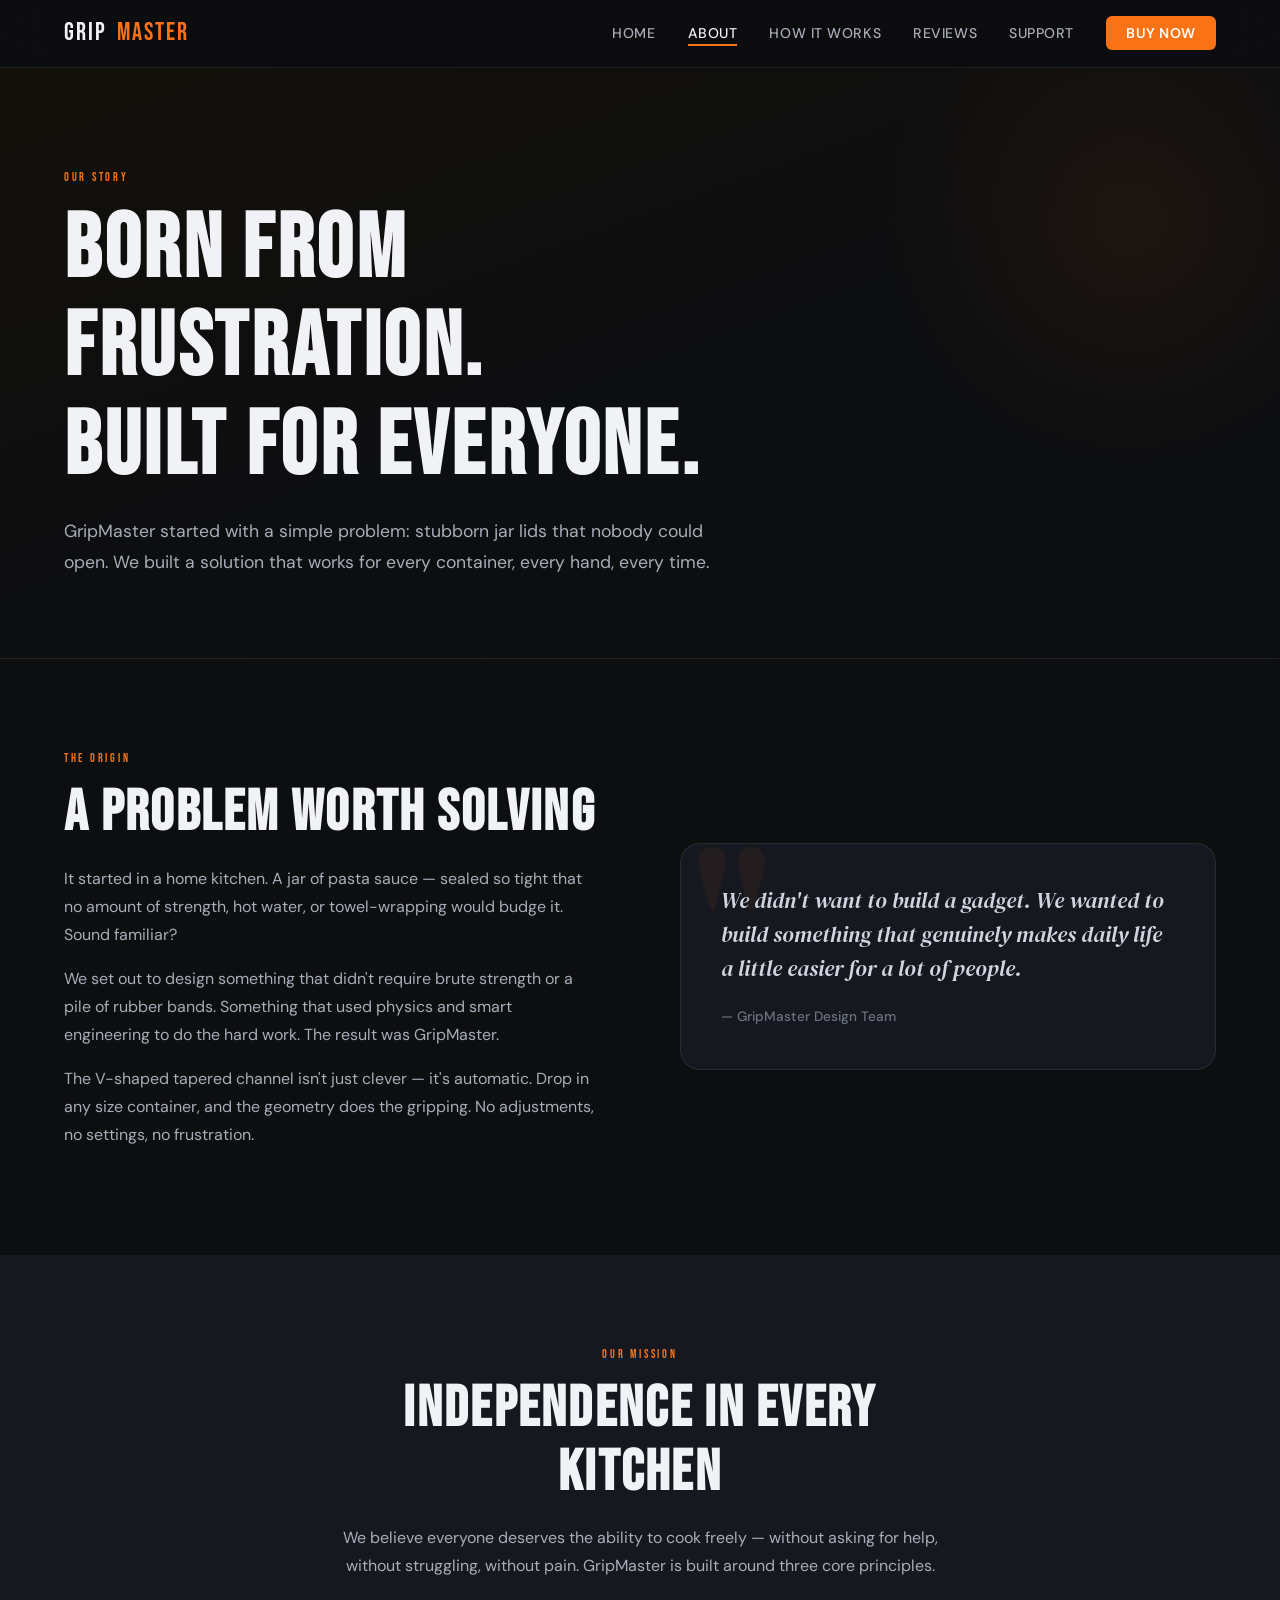
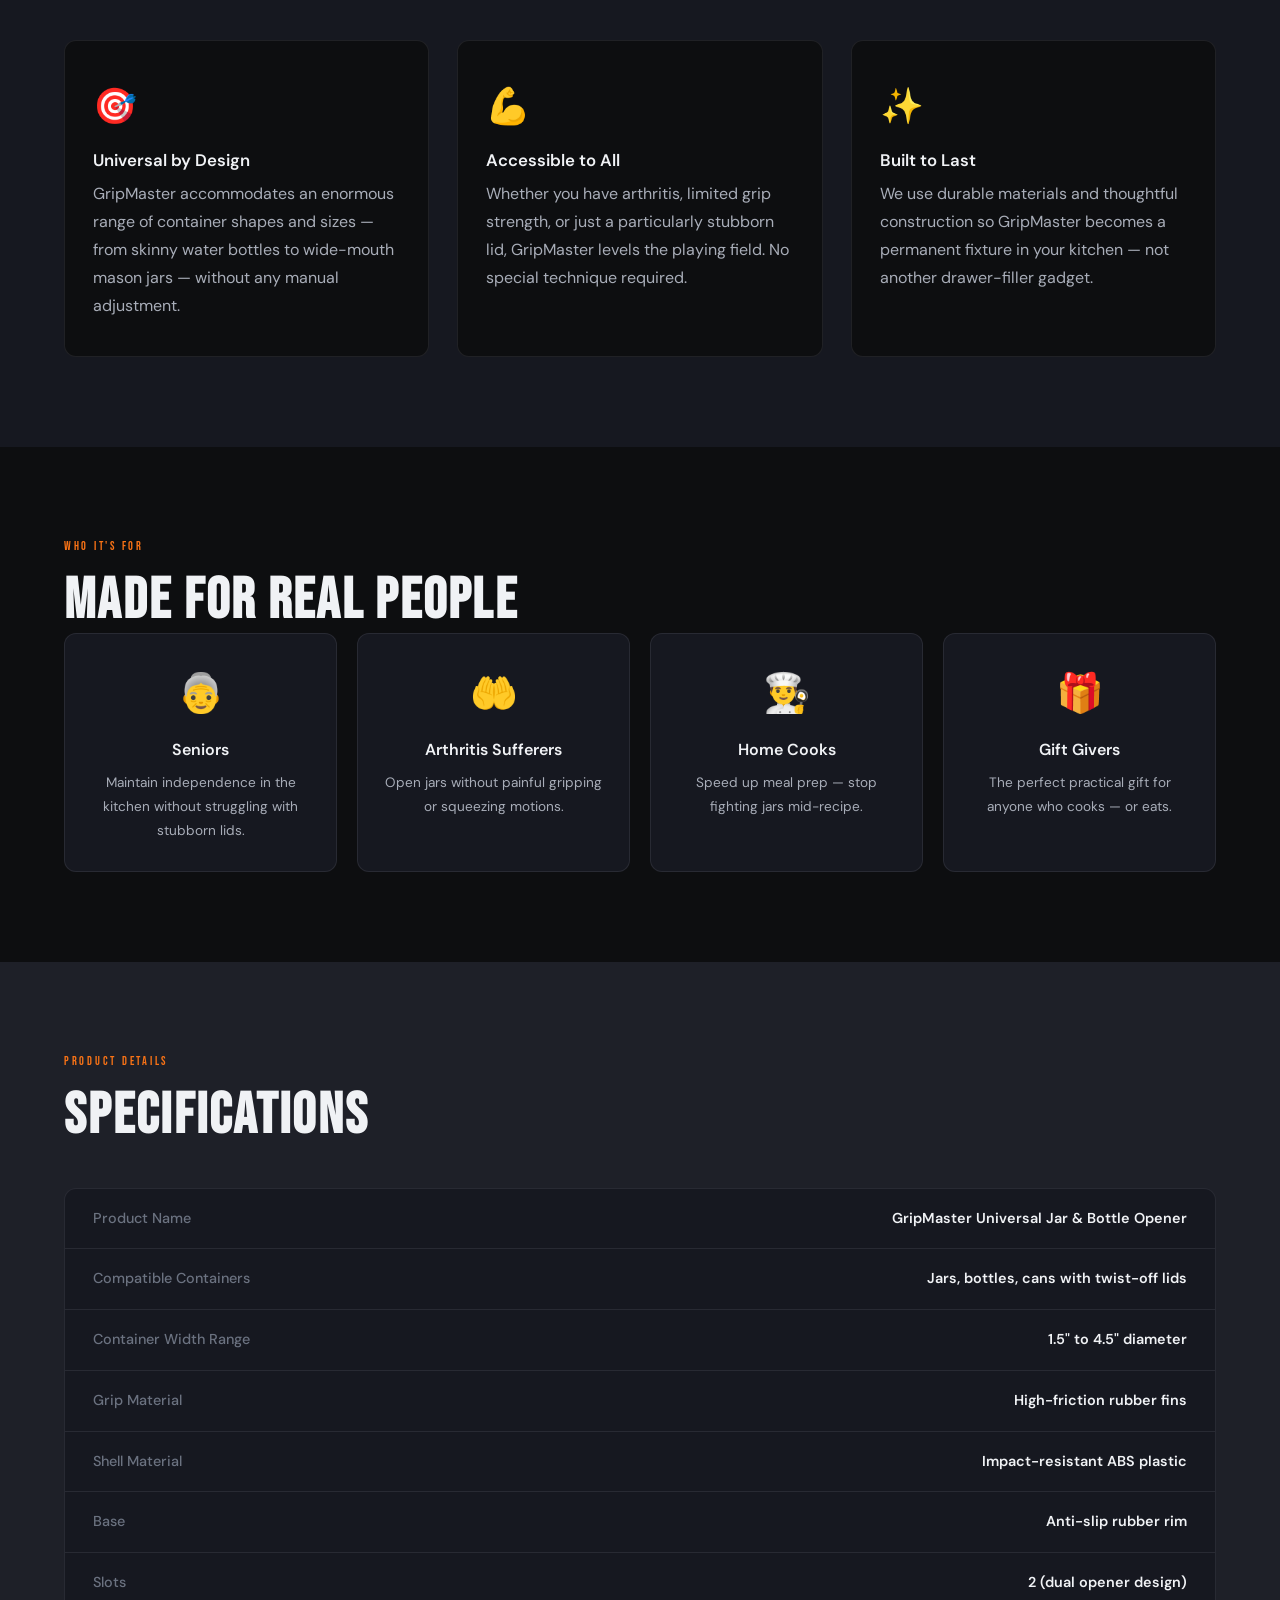
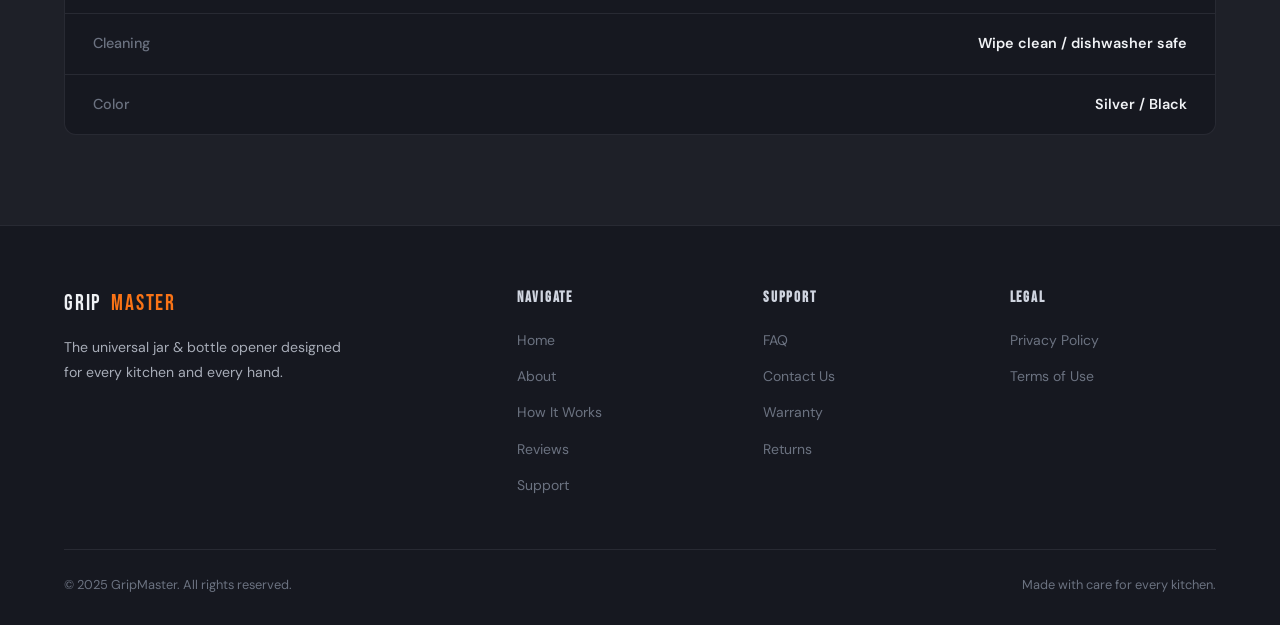
<file: about.html>
<!DOCTYPE html>
<html lang="en">
<head>
  <meta charset="UTF-8" />
  <meta name="viewport" content="width=device-width, initial-scale=1.0" />
  <title>About — GripMaster Jar & Bottle Opener</title>
  <link rel="stylesheet" href="styles.css" />
  <style>
    .page-hero {
      padding: 100px 5% 80px;
      position: relative;
      overflow: hidden;
      background: linear-gradient(160deg, #13100a 0%, var(--bg) 50%);
      border-bottom: 1px solid var(--border);
    }
    .page-hero::before {
      content: '';
      position: absolute; top: -100px; right: -100px;
      width: 500px; height: 500px; border-radius: 50%;
      background: radial-gradient(circle, rgba(249,115,22,0.07) 0%, transparent 70%);
    }
    .page-hero-inner { max-width: 680px; position: relative; z-index: 1; }
    .page-hero h1 { margin: 12px 0 20px; }
    .page-hero p { font-size: 1.1rem; }

    /* ORIGIN */
    .origin {
      display: grid; grid-template-columns: 1fr 1fr;
      gap: 80px; align-items: center;
    }
    .origin-text h2 { margin: 12px 0 20px; }
    .origin-text p { margin-bottom: 16px; }
    .origin-visual {
      position: relative;
    }
    .origin-box {
      background: var(--bg2);
      border: 1px solid var(--border);
      border-radius: 20px;
      padding: 40px;
      position: relative;
      overflow: hidden;
    }
    .origin-box::before {
      content: '"';
      font-family: 'DM Serif Display', serif;
      font-size: 12rem;
      color: var(--orange);
      opacity: 0.06;
      position: absolute;
      top: -20px; left: 10px;
      line-height: 1;
    }
    .origin-quote {
      font-family: 'DM Serif Display', serif;
      font-style: italic;
      font-size: 1.4rem;
      color: var(--silver-light);
      line-height: 1.5;
      position: relative; z-index: 1;
    }
    .origin-attr {
      margin-top: 20px;
      font-size: 0.85rem;
      color: var(--text-muted);
      font-weight: 500;
      position: relative; z-index: 1;
    }

    /* MISSION */
    .mission-section { background: var(--bg2); text-align: center; }
    .mission-section h2 { max-width: 600px; margin: 12px auto 20px; }
    .mission-section > p { max-width: 640px; margin: 0 auto 60px; }
    .mission-card {
      background: var(--bg);
      border: 1px solid var(--border);
      border-radius: var(--radius);
      padding: 36px 28px;
      text-align: left;
      transition: border-color 0.2s, transform 0.2s;
    }
    .mission-card:hover { border-color: rgba(249,115,22,0.3); transform: translateY(-4px); }
    .mission-icon { font-size: 2.2rem; margin-bottom: 16px; }
    .mission-card h3 { font-family: 'DM Sans', sans-serif; font-weight: 600; font-size: 1.05rem; color: var(--white); margin-bottom: 10px; letter-spacing: 0; }

    /* WHO */
    .who-section h2 { margin: 12px 0 40px; }
    .who-grid { display: grid; grid-template-columns: repeat(4, 1fr); gap: 20px; }
    .who-card {
      background: var(--bg2);
      border: 1px solid var(--border);
      border-radius: var(--radius);
      padding: 28px 22px;
      text-align: center;
      transition: border-color 0.2s, transform 0.2s;
    }
    .who-card:hover { border-color: rgba(249,115,22,0.3); transform: translateY(-4px); }
    .who-emoji { font-size: 2.4rem; margin-bottom: 12px; }
    .who-card h4 { font-family: 'DM Sans', sans-serif; font-weight: 600; color: var(--white); margin-bottom: 8px; }
    .who-card p { font-size: 0.85rem; margin: 0; }

    /* SPECS */
    .specs-section { background: var(--bg3); }
    .specs-section h2 { margin: 12px 0 40px; }
    .specs-table {
      background: var(--bg2);
      border: 1px solid var(--border);
      border-radius: var(--radius);
      overflow: hidden;
    }
    .spec-row {
      display: flex; justify-content: space-between; align-items: center;
      padding: 18px 28px;
      border-bottom: 1px solid var(--border);
    }
    .spec-row:last-child { border-bottom: none; }
    .spec-key { color: var(--text-muted); font-size: 0.9rem; font-weight: 500; }
    .spec-val { color: var(--white); font-weight: 600; font-size: 0.9rem; }

    @media (max-width: 860px) {
      .origin { grid-template-columns: 1fr; gap: 40px; }
      .who-grid { grid-template-columns: 1fr 1fr; }
    }
    @media (max-width: 580px) {
      .who-grid { grid-template-columns: 1fr 1fr; }
    }
  </style>
</head>
<body>

  <nav>
    <a href="index.html" class="nav-logo">Grip<span>Master</span></a>
    <ul class="nav-links" id="navLinks">
      <li><a href="index.html">Home</a></li>
      <li><a href="about.html" class="active">About</a></li>
      <li><a href="how-it-works.html">How It Works</a></li>
      <li><a href="reviews.html">Reviews</a></li>
      <li><a href="support.html">Support</a></li>
      <li><a href="index.html#buy" class="nav-cta">Buy Now</a></li>
    </ul>
    <div class="hamburger" id="hamburger" onclick="toggleMenu()">
      <span></span><span></span><span></span>
    </div>
  </nav>

  <main>
    <!-- PAGE HERO -->
    <div class="page-hero">
      <div class="page-hero-inner">
        <span class="section-label">Our Story</span>
        <h1>Born From Frustration.<br>Built for Everyone.</h1>
        <p>GripMaster started with a simple problem: stubborn jar lids that nobody could open. We built a solution that works for every container, every hand, every time.</p>
      </div>
    </div>

    <!-- ORIGIN STORY -->
    <section>
      <div class="origin">
        <div class="origin-text">
          <span class="section-label">The Origin</span>
          <h2>A Problem Worth Solving</h2>
          <p>It started in a home kitchen. A jar of pasta sauce — sealed so tight that no amount of strength, hot water, or towel-wrapping would budge it. Sound familiar?</p>
          <p>We set out to design something that didn't require brute strength or a pile of rubber bands. Something that used physics and smart engineering to do the hard work. The result was GripMaster.</p>
          <p>The V-shaped tapered channel isn't just clever — it's automatic. Drop in any size container, and the geometry does the gripping. No adjustments, no settings, no frustration.</p>
        </div>
        <div class="origin-visual">
          <div class="origin-box">
            <p class="origin-quote">We didn't want to build a gadget. We wanted to build something that genuinely makes daily life a little easier for a lot of people.</p>
            <p class="origin-attr">— GripMaster Design Team</p>
          </div>
        </div>
      </div>
    </section>

    <!-- MISSION -->
    <section class="mission-section">
      <span class="section-label">Our Mission</span>
      <h2>Independence in Every Kitchen</h2>
      <p>We believe everyone deserves the ability to cook freely — without asking for help, without struggling, without pain. GripMaster is built around three core principles.</p>
      <div class="grid-3">
        <div class="mission-card">
          <div class="mission-icon">🎯</div>
          <h3>Universal by Design</h3>
          <p>GripMaster accommodates an enormous range of container shapes and sizes — from skinny water bottles to wide-mouth mason jars — without any manual adjustment.</p>
        </div>
        <div class="mission-card">
          <div class="mission-icon">💪</div>
          <h3>Accessible to All</h3>
          <p>Whether you have arthritis, limited grip strength, or just a particularly stubborn lid, GripMaster levels the playing field. No special technique required.</p>
        </div>
        <div class="mission-card">
          <div class="mission-icon">✨</div>
          <h3>Built to Last</h3>
          <p>We use durable materials and thoughtful construction so GripMaster becomes a permanent fixture in your kitchen — not another drawer-filler gadget.</p>
        </div>
      </div>
    </section>

    <!-- WHO IS IT FOR -->
    <section>
      <span class="section-label">Who It's For</span>
      <h2>Made for Real People</h2>
      <div class="who-grid">
        <div class="who-card">
          <div class="who-emoji">👵</div>
          <h4>Seniors</h4>
          <p>Maintain independence in the kitchen without struggling with stubborn lids.</p>
        </div>
        <div class="who-card">
          <div class="who-emoji">🤲</div>
          <h4>Arthritis Sufferers</h4>
          <p>Open jars without painful gripping or squeezing motions.</p>
        </div>
        <div class="who-card">
          <div class="who-emoji">👨‍🍳</div>
          <h4>Home Cooks</h4>
          <p>Speed up meal prep — stop fighting jars mid-recipe.</p>
        </div>
        <div class="who-card">
          <div class="who-emoji">🎁</div>
          <h4>Gift Givers</h4>
          <p>The perfect practical gift for anyone who cooks — or eats.</p>
        </div>
      </div>
    </section>

    <!-- PRODUCT SPECS -->
    <section class="specs-section">
      <span class="section-label">Product Details</span>
      <h2>Specifications</h2>
      <div class="specs-table">
        <div class="spec-row">
          <span class="spec-key">Product Name</span>
          <span class="spec-val">GripMaster Universal Jar & Bottle Opener</span>
        </div>
        <div class="spec-row">
          <span class="spec-key">Compatible Containers</span>
          <span class="spec-val">Jars, bottles, cans with twist-off lids</span>
        </div>
        <div class="spec-row">
          <span class="spec-key">Container Width Range</span>
          <span class="spec-val">1.5" to 4.5" diameter</span>
        </div>
        <div class="spec-row">
          <span class="spec-key">Grip Material</span>
          <span class="spec-val">High-friction rubber fins</span>
        </div>
        <div class="spec-row">
          <span class="spec-key">Shell Material</span>
          <span class="spec-val">Impact-resistant ABS plastic</span>
        </div>
        <div class="spec-row">
          <span class="spec-key">Base</span>
          <span class="spec-val">Anti-slip rubber rim</span>
        </div>
        <div class="spec-row">
          <span class="spec-key">Slots</span>
          <span class="spec-val">2 (dual opener design)</span>
        </div>
        <div class="spec-row">
          <span class="spec-key">Cleaning</span>
          <span class="spec-val">Wipe clean / dishwasher safe</span>
        </div>
        <div class="spec-row">
          <span class="spec-key">Color</span>
          <span class="spec-val">Silver / Black</span>
        </div>
      </div>
    </section>
  </main>

  <footer>
    <div class="footer-grid">
      <div class="footer-brand">
        <a href="index.html" class="nav-logo" style="font-size:1.4rem;">Grip<span>Master</span></a>
        <p>The universal jar & bottle opener designed for every kitchen and every hand.</p>
      </div>
      <div class="footer-col">
        <h4>Navigate</h4>
        <ul>
          <li><a href="index.html">Home</a></li>
          <li><a href="about.html">About</a></li>
          <li><a href="how-it-works.html">How It Works</a></li>
          <li><a href="reviews.html">Reviews</a></li>
          <li><a href="support.html">Support</a></li>
        </ul>
      </div>
      <div class="footer-col">
        <h4>Support</h4>
        <ul>
          <li><a href="support.html#faq">FAQ</a></li>
          <li><a href="support.html#contact">Contact Us</a></li>
          <li><a href="support.html#warranty">Warranty</a></li>
          <li><a href="support.html#returns">Returns</a></li>
        </ul>
      </div>
      <div class="footer-col">
        <h4>Legal</h4>
        <ul>
          <li><a href="#">Privacy Policy</a></li>
          <li><a href="#">Terms of Use</a></li>
        </ul>
      </div>
    </div>
    <div class="footer-bottom">
      <span>© 2025 GripMaster. All rights reserved.</span>
      <span>Made with care for every kitchen.</span>
    </div>
  </footer>

  <script>
    function toggleMenu() {
      document.getElementById('navLinks').classList.toggle('open');
    }
  </script>
</body>
</html>
</file>
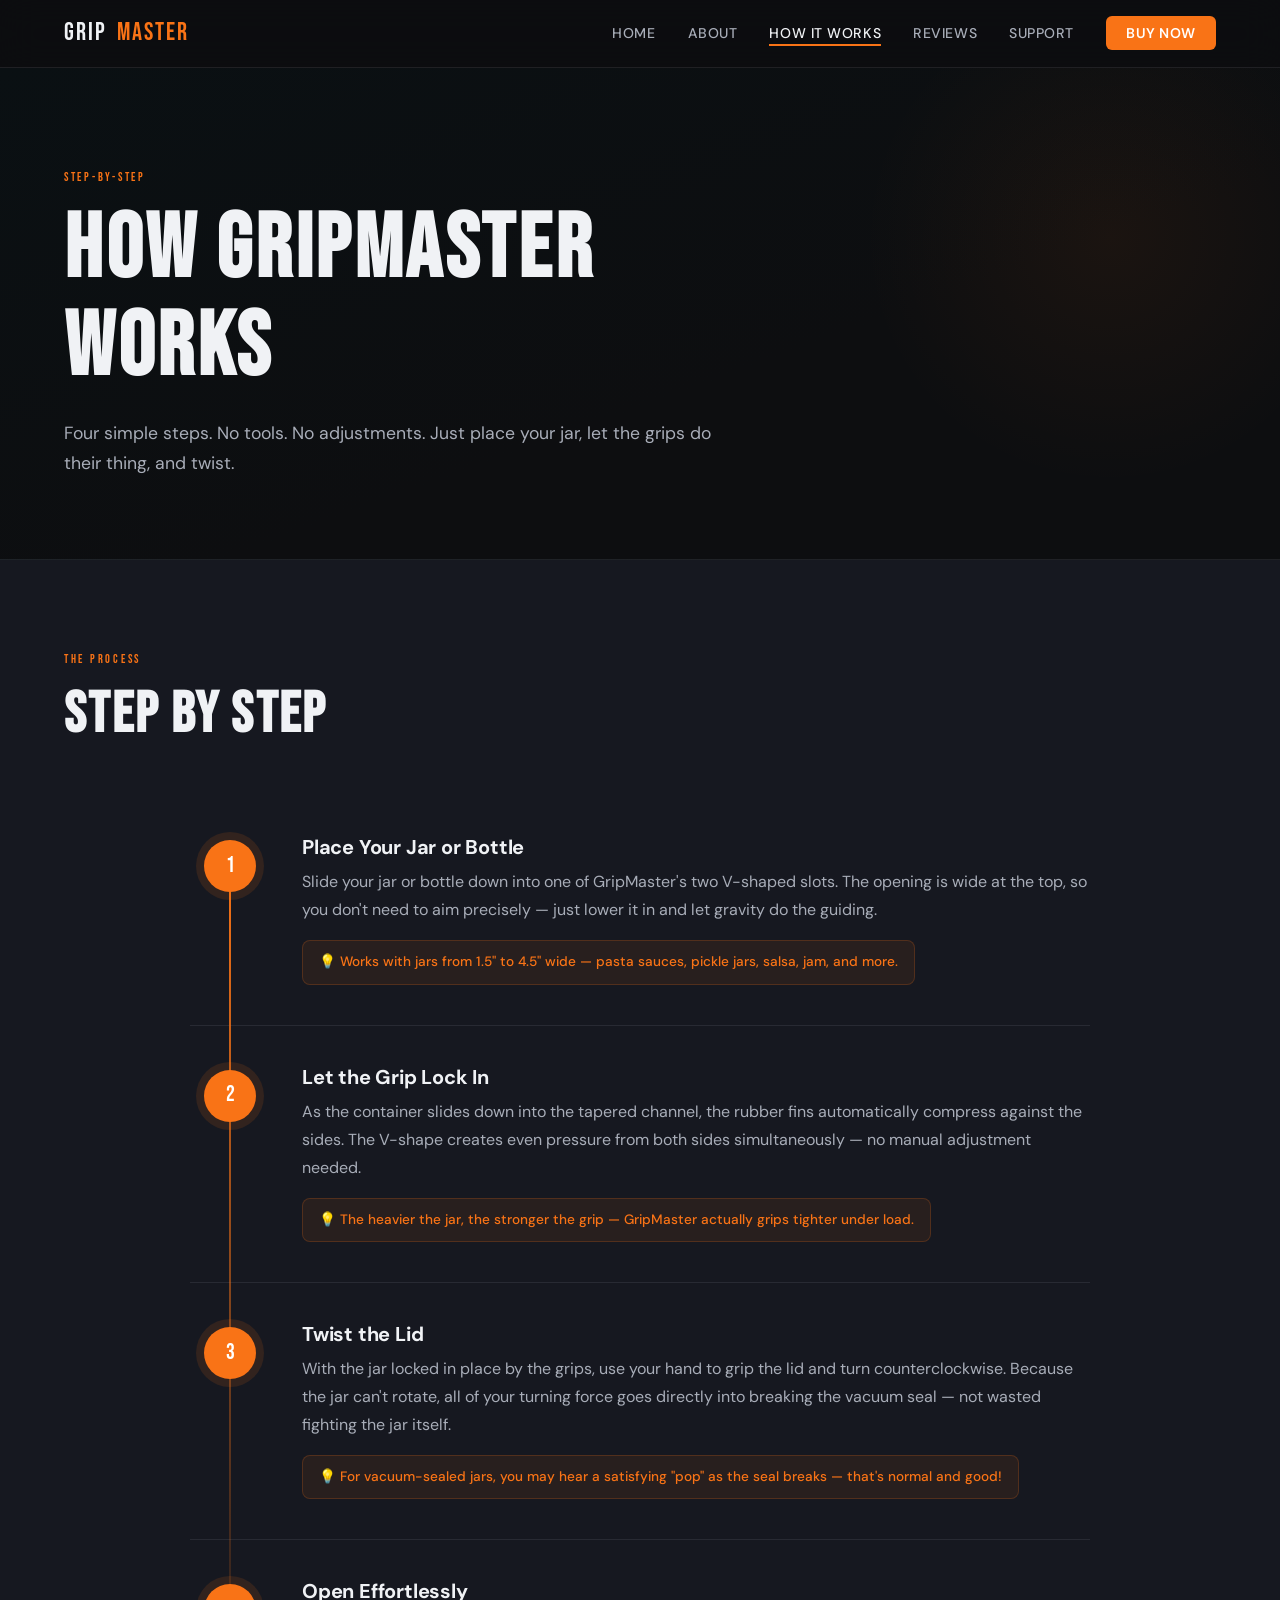
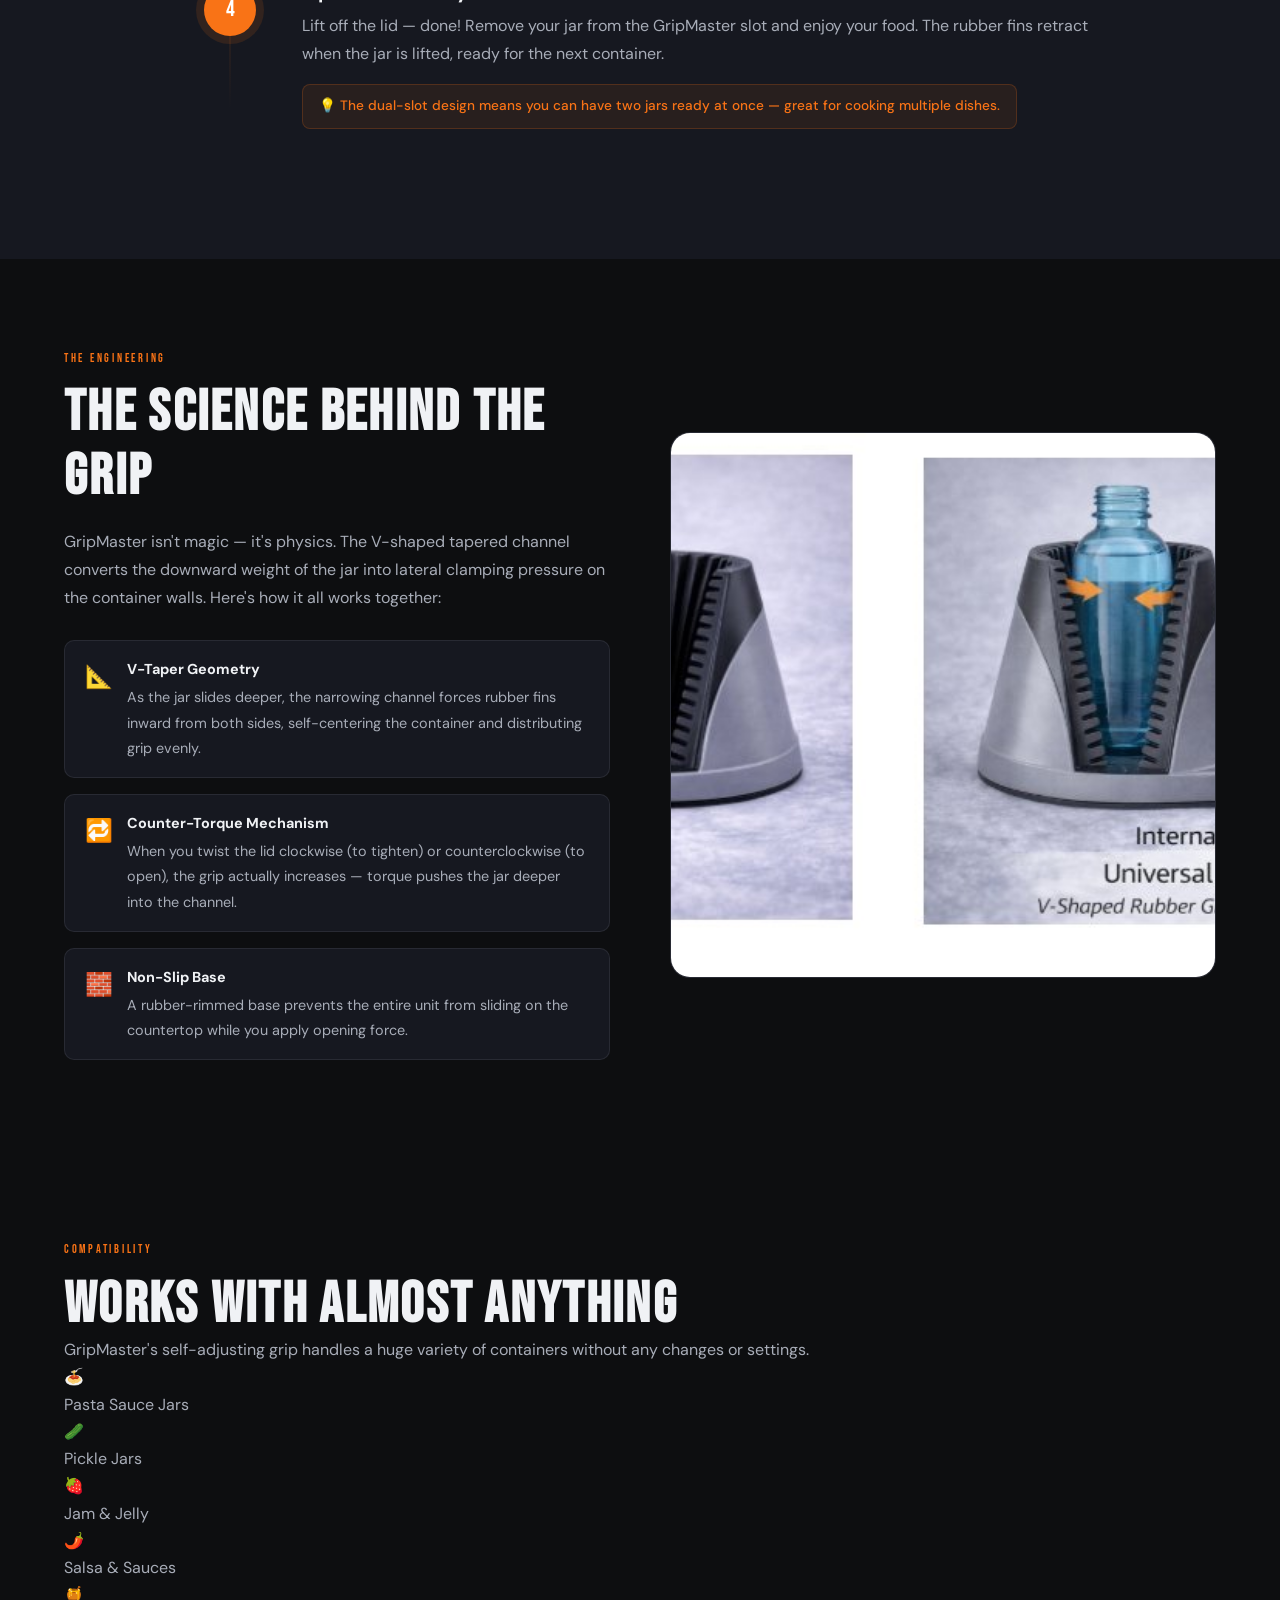
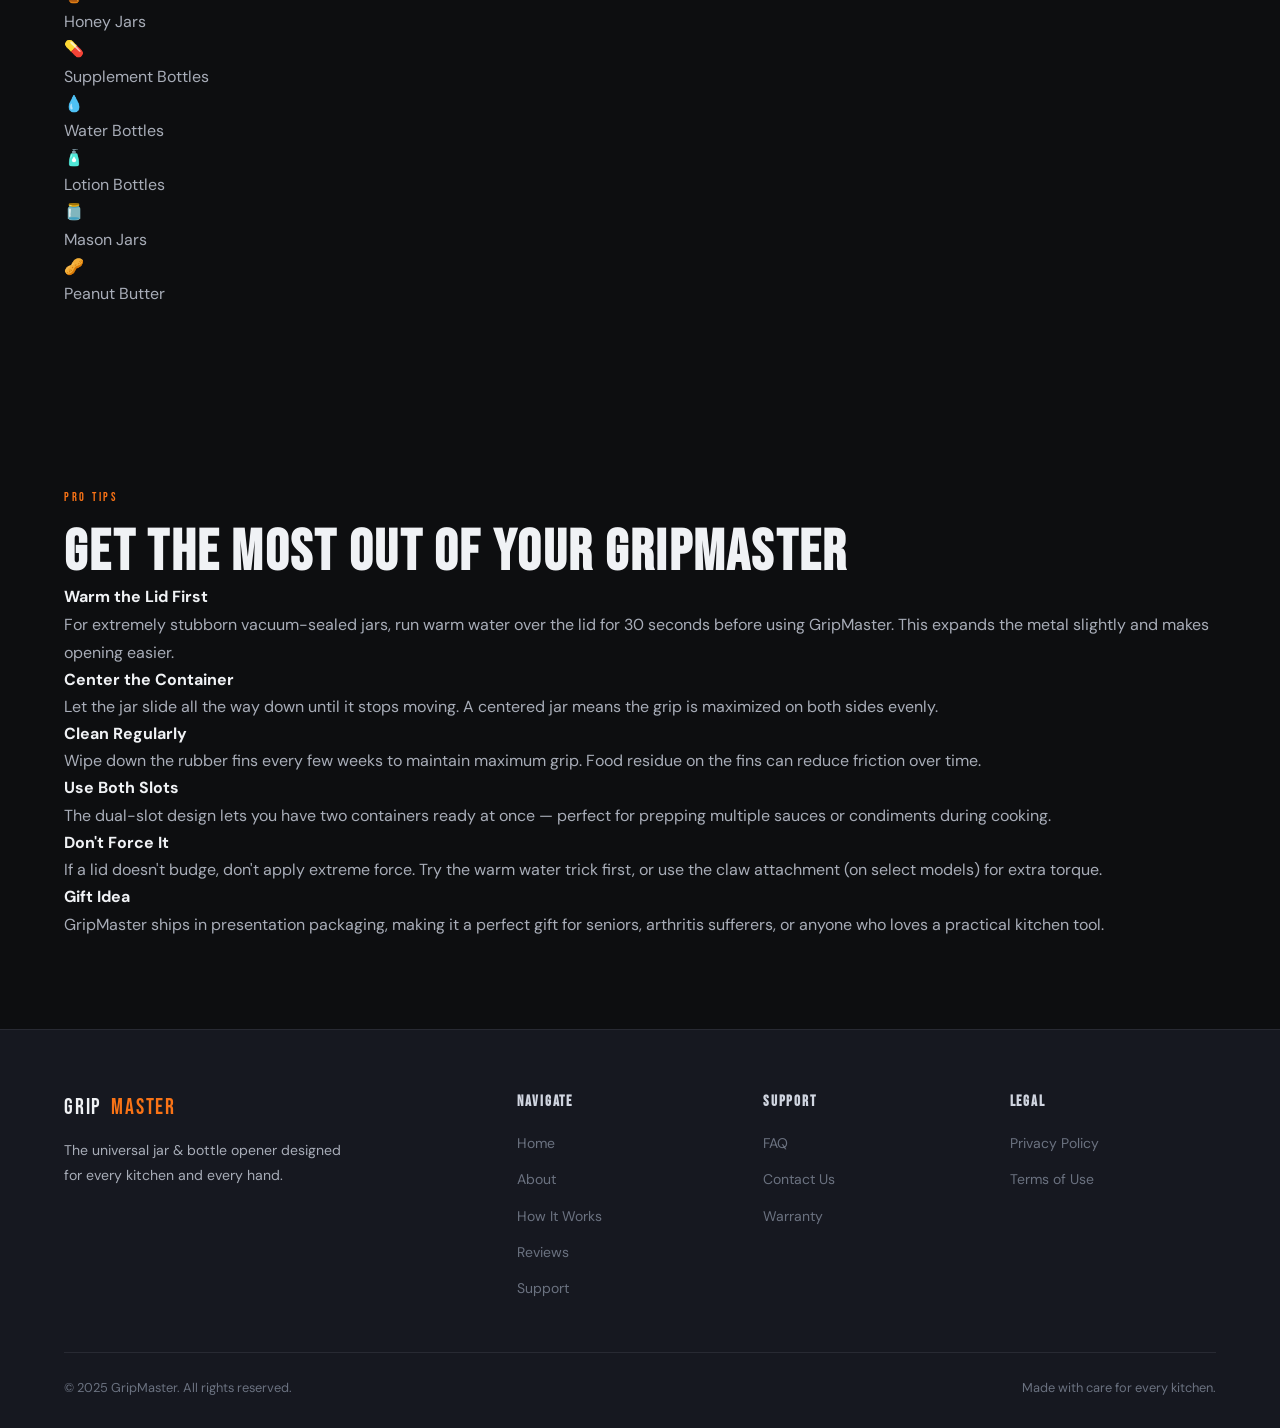
<file: how-it-works.html>
<!DOCTYPE html>
<html lang="en">
<head>
  <meta charset="UTF-8" />
  <meta name="viewport" content="width=device-width, initial-scale=1.0" />
  <title>How It Works — GripMaster Jar & Bottle Opener</title>
  <link rel="stylesheet" href="styles.css" />
  <style>
    .page-hero {
      padding: 100px 5% 80px;
      position: relative; overflow: hidden;
      background: linear-gradient(160deg, #0a1013 0%, var(--bg) 60%);
      border-bottom: 1px solid var(--border);
    }
    .page-hero::before {
      content: '';
      position: absolute; top: -80px; right: -80px;
      width: 500px; height: 500px; border-radius: 50%;
      background: radial-gradient(circle, rgba(249,115,22,0.06) 0%, transparent 70%);
    }
    .page-hero-inner { max-width: 680px; position: relative; z-index: 1; }
    .page-hero h1 { margin: 12px 0 20px; }
    .page-hero p { font-size: 1.1rem; }

    /* STEPS */
    .steps-section { background: var(--bg2); }
    .steps-timeline {
      display: flex; flex-direction: column; gap: 0;
      max-width: 900px; margin: 0 auto;
      position: relative;
    }
    .steps-timeline::before {
      content: '';
      position: absolute; left: 39px; top: 60px; bottom: 60px;
      width: 2px;
      background: linear-gradient(to bottom, var(--orange), transparent);
    }
    .timeline-step {
      display: grid;
      grid-template-columns: 80px 1fr;
      gap: 32px; align-items: start;
      padding: 40px 0;
      border-bottom: 1px solid var(--border);
    }
    .timeline-step:last-child { border-bottom: none; }
    .ts-num-wrap {
      display: flex; justify-content: center;
      padding-top: 4px;
      position: relative; z-index: 1;
    }
    .ts-num {
      width: 52px; height: 52px;
      border-radius: 50%;
      background: var(--orange);
      display: flex; align-items: center; justify-content: center;
      font-family: 'Bebas Neue', sans-serif;
      font-size: 1.4rem;
      color: #fff;
      flex-shrink: 0;
      box-shadow: 0 0 0 8px rgba(249,115,22,0.12);
    }
    .ts-content h3 {
      font-family: 'DM Sans', sans-serif;
      font-weight: 700;
      font-size: 1.25rem;
      color: var(--white);
      margin-bottom: 10px;
      letter-spacing: -0.01em;
    }
    .ts-content p { margin-bottom: 16px; }
    .ts-tip {
      display: inline-flex; align-items: center; gap: 8px;
      background: rgba(249,115,22,0.08);
      border: 1px solid rgba(249,115,22,0.2);
      border-radius: 8px;
      padding: 10px 16px;
      font-size: 0.85rem;
      color: var(--orange);
      font-weight: 500;
    }

    /* SCIENCE */
    .science-section { }
    .science-inner {
      display: grid; grid-template-columns: 1fr 1fr; gap: 60px; align-items: center;
    }
    .science-text h2 { margin: 12px 0 20px; }
    .science-text p { margin-bottom: 16px; }
    .science-points { display: flex; flex-direction: column; gap: 16px; margin-top: 28px; }
    .sci-point {
      display: flex; gap: 14px; align-items: flex-start;
      padding: 16px 20px;
      background: var(--bg2);
      border: 1px solid var(--border);
      border-radius: 10px;
      transition: border-color 0.2s;
    }
    .sci-point:hover { border-color: rgba(249,115,22,0.3); }
    .sci-icon { font-size: 1.4rem; flex-shrink: 0; margin-top: 2px; }
    .sci-point p { margin: 0; font-size: 0.9rem; }
    .sci-point strong { color: var(--white); display: block; margin-bottom: 3px; }

    .science-visual {
      background: var(--bg2);
      border: 1px solid var(--border);
      border-radius: 20px;
      overflow: hidden;
      aspect-ratio: 1;
      display: flex; align-items: center; justify-content: center;
      position: relative;
    }
    .science-visual img { width: 100%; height: 100%; object-fit: cover; }

    /* COMPATIBLE -->
    .compat-section { background: var(--bg3); }
    .compat-section h2 { margin: 12px 0 16px; }
    .compat-section > p { max-width: 600px; margin-bottom: 48px; }
    .compat-grid {
      display: grid; grid-template-columns: repeat(5, 1fr); gap: 16px;
    }
    .compat-item {
      background: var(--bg2);
      border: 1px solid var(--border);
      border-radius: var(--radius);
      padding: 24px 16px;
      text-align: center;
      transition: border-color 0.2s, transform 0.2s;
    }
    .compat-item:hover { border-color: rgba(249,115,22,0.3); transform: translateY(-3px); }
    .compat-item .ci-icon { font-size: 2rem; margin-bottom: 10px; }
    .compat-item p { font-size: 0.82rem; margin: 0; }

    /* TIPS -->
    .tips-section h2 { margin: 12px 0 40px; }
    .tip-cards { display: grid; grid-template-columns: repeat(3, 1fr); gap: 24px; }
    .tip-card {
      border-left: 3px solid var(--orange);
      padding: 20px 24px;
      background: var(--bg2);
      border-radius: 0 var(--radius) var(--radius) 0;
    }
    .tip-card h4 { font-family: 'DM Sans', sans-serif; font-weight: 600; color: var(--white); margin-bottom: 8px; font-size: 0.95rem; }
    .tip-card p { font-size: 0.88rem; margin: 0; }

    @media (max-width: 900px) {
      .science-inner { grid-template-columns: 1fr; }
      .compat-grid { grid-template-columns: repeat(3, 1fr); }
      .tip-cards { grid-template-columns: 1fr 1fr; }
      .steps-timeline::before { display: none; }
    }
    @media (max-width: 580px) {
      .compat-grid { grid-template-columns: repeat(2, 1fr); }
      .tip-cards { grid-template-columns: 1fr; }
      .timeline-step { grid-template-columns: 56px 1fr; gap: 16px; }
    }
  </style>
</head>
<body>

  <nav>
    <a href="index.html" class="nav-logo">Grip<span>Master</span></a>
    <ul class="nav-links" id="navLinks">
      <li><a href="index.html">Home</a></li>
      <li><a href="about.html">About</a></li>
      <li><a href="how-it-works.html" class="active">How It Works</a></li>
      <li><a href="reviews.html">Reviews</a></li>
      <li><a href="support.html">Support</a></li>
      <li><a href="index.html#buy" class="nav-cta">Buy Now</a></li>
    </ul>
    <div class="hamburger" onclick="toggleMenu()"><span></span><span></span><span></span></div>
  </nav>

  <main>
    <div class="page-hero">
      <div class="page-hero-inner">
        <span class="section-label">Step-by-Step</span>
        <h1>How GripMaster Works</h1>
        <p>Four simple steps. No tools. No adjustments. Just place your jar, let the grips do their thing, and twist.</p>
      </div>
    </div>

    <!-- STEPS TIMELINE -->
    <section class="steps-section">
      <span class="section-label">The Process</span>
      <h2 style="margin-bottom:50px;">Step by Step</h2>
      <div class="steps-timeline">

        <div class="timeline-step">
          <div class="ts-num-wrap"><div class="ts-num">1</div></div>
          <div class="ts-content">
            <h3>Place Your Jar or Bottle</h3>
            <p>Slide your jar or bottle down into one of GripMaster's two V-shaped slots. The opening is wide at the top, so you don't need to aim precisely — just lower it in and let gravity do the guiding.</p>
            <div class="ts-tip">💡 Works with jars from 1.5" to 4.5" wide — pasta sauces, pickle jars, salsa, jam, and more.</div>
          </div>
        </div>

        <div class="timeline-step">
          <div class="ts-num-wrap"><div class="ts-num">2</div></div>
          <div class="ts-content">
            <h3>Let the Grip Lock In</h3>
            <p>As the container slides down into the tapered channel, the rubber fins automatically compress against the sides. The V-shape creates even pressure from both sides simultaneously — no manual adjustment needed.</p>
            <div class="ts-tip">💡 The heavier the jar, the stronger the grip — GripMaster actually grips tighter under load.</div>
          </div>
        </div>

        <div class="timeline-step">
          <div class="ts-num-wrap"><div class="ts-num">3</div></div>
          <div class="ts-content">
            <h3>Twist the Lid</h3>
            <p>With the jar locked in place by the grips, use your hand to grip the lid and turn counterclockwise. Because the jar can't rotate, all of your turning force goes directly into breaking the vacuum seal — not wasted fighting the jar itself.</p>
            <div class="ts-tip">💡 For vacuum-sealed jars, you may hear a satisfying "pop" as the seal breaks — that's normal and good!</div>
          </div>
        </div>

        <div class="timeline-step">
          <div class="ts-num-wrap"><div class="ts-num">4</div></div>
          <div class="ts-content">
            <h3>Open Effortlessly</h3>
            <p>Lift off the lid — done! Remove your jar from the GripMaster slot and enjoy your food. The rubber fins retract when the jar is lifted, ready for the next container.</p>
            <div class="ts-tip">💡 The dual-slot design means you can have two jars ready at once — great for cooking multiple dishes.</div>
          </div>
        </div>

      </div>
    </section>

    <!-- THE SCIENCE -->
    <section>
      <div class="science-inner">
        <div class="science-text">
          <span class="section-label">The Engineering</span>
          <h2>The Science Behind the Grip</h2>
          <p>GripMaster isn't magic — it's physics. The V-shaped tapered channel converts the downward weight of the jar into lateral clamping pressure on the container walls. Here's how it all works together:</p>
          <div class="science-points">
            <div class="sci-point">
              <div class="sci-icon">📐</div>
              <div>
                <p><strong>V-Taper Geometry</strong>As the jar slides deeper, the narrowing channel forces rubber fins inward from both sides, self-centering the container and distributing grip evenly.</p>
              </div>
            </div>
            <div class="sci-point">
              <div class="sci-icon">🔁</div>
              <div>
                <p><strong>Counter-Torque Mechanism</strong>When you twist the lid clockwise (to tighten) or counterclockwise (to open), the grip actually increases — torque pushes the jar deeper into the channel.</p>
              </div>
            </div>
            <div class="sci-point">
              <div class="sci-icon">🧱</div>
              <div>
                <p><strong>Non-Slip Base</strong>A rubber-rimmed base prevents the entire unit from sliding on the countertop while you apply opening force.</p>
              </div>
            </div>
          </div>
        </div>
        <div class="science-visual">
          <img src="images/product-cross-section.png" alt="Cross-section view showing how rubber grips compress around jar" />
        </div>
      </div>
    </section>

    <!-- COMPATIBLE -->
    <section class="compat-section">
      <span class="section-label">Compatibility</span>
      <h2>Works With Almost Anything</h2>
      <p>GripMaster's self-adjusting grip handles a huge variety of containers without any changes or settings.</p>
      <div class="compat-grid">
        <div class="compat-item">
          <div class="ci-icon">🍝</div>
          <p>Pasta Sauce Jars</p>
        </div>
        <div class="compat-item">
          <div class="ci-icon">🥒</div>
          <p>Pickle Jars</p>
        </div>
        <div class="compat-item">
          <div class="ci-icon">🍓</div>
          <p>Jam & Jelly</p>
        </div>
        <div class="compat-item">
          <div class="ci-icon">🌶️</div>
          <p>Salsa & Sauces</p>
        </div>
        <div class="compat-item">
          <div class="ci-icon">🍯</div>
          <p>Honey Jars</p>
        </div>
        <div class="compat-item">
          <div class="ci-icon">💊</div>
          <p>Supplement Bottles</p>
        </div>
        <div class="compat-item">
          <div class="ci-icon">💧</div>
          <p>Water Bottles</p>
        </div>
        <div class="compat-item">
          <div class="ci-icon">🧴</div>
          <p>Lotion Bottles</p>
        </div>
        <div class="compat-item">
          <div class="ci-icon">🫙</div>
          <p>Mason Jars</p>
        </div>
        <div class="compat-item">
          <div class="ci-icon">🥜</div>
          <p>Peanut Butter</p>
        </div>
      </div>
    </section>

    <!-- TIPS -->
    <section>
      <span class="section-label">Pro Tips</span>
      <h2>Get the Most Out of Your GripMaster</h2>
      <div class="tip-cards">
        <div class="tip-card">
          <h4>Warm the Lid First</h4>
          <p>For extremely stubborn vacuum-sealed jars, run warm water over the lid for 30 seconds before using GripMaster. This expands the metal slightly and makes opening easier.</p>
        </div>
        <div class="tip-card">
          <h4>Center the Container</h4>
          <p>Let the jar slide all the way down until it stops moving. A centered jar means the grip is maximized on both sides evenly.</p>
        </div>
        <div class="tip-card">
          <h4>Clean Regularly</h4>
          <p>Wipe down the rubber fins every few weeks to maintain maximum grip. Food residue on the fins can reduce friction over time.</p>
        </div>
        <div class="tip-card">
          <h4>Use Both Slots</h4>
          <p>The dual-slot design lets you have two containers ready at once — perfect for prepping multiple sauces or condiments during cooking.</p>
        </div>
        <div class="tip-card">
          <h4>Don't Force It</h4>
          <p>If a lid doesn't budge, don't apply extreme force. Try the warm water trick first, or use the claw attachment (on select models) for extra torque.</p>
        </div>
        <div class="tip-card">
          <h4>Gift Idea</h4>
          <p>GripMaster ships in presentation packaging, making it a perfect gift for seniors, arthritis sufferers, or anyone who loves a practical kitchen tool.</p>
        </div>
      </div>
    </section>
  </main>

  <footer>
    <div class="footer-grid">
      <div class="footer-brand">
        <a href="index.html" class="nav-logo" style="font-size:1.4rem;">Grip<span>Master</span></a>
        <p>The universal jar & bottle opener designed for every kitchen and every hand.</p>
      </div>
      <div class="footer-col">
        <h4>Navigate</h4>
        <ul>
          <li><a href="index.html">Home</a></li>
          <li><a href="about.html">About</a></li>
          <li><a href="how-it-works.html">How It Works</a></li>
          <li><a href="reviews.html">Reviews</a></li>
          <li><a href="support.html">Support</a></li>
        </ul>
      </div>
      <div class="footer-col">
        <h4>Support</h4>
        <ul>
          <li><a href="support.html#faq">FAQ</a></li>
          <li><a href="support.html#contact">Contact Us</a></li>
          <li><a href="support.html#warranty">Warranty</a></li>
        </ul>
      </div>
      <div class="footer-col">
        <h4>Legal</h4>
        <ul>
          <li><a href="#">Privacy Policy</a></li>
          <li><a href="#">Terms of Use</a></li>
        </ul>
      </div>
    </div>
    <div class="footer-bottom">
      <span>© 2025 GripMaster. All rights reserved.</span>
      <span>Made with care for every kitchen.</span>
    </div>
  </footer>
  <script>function toggleMenu(){document.getElementById('navLinks').classList.toggle('open');}</script>
</body>
</html>
</file>
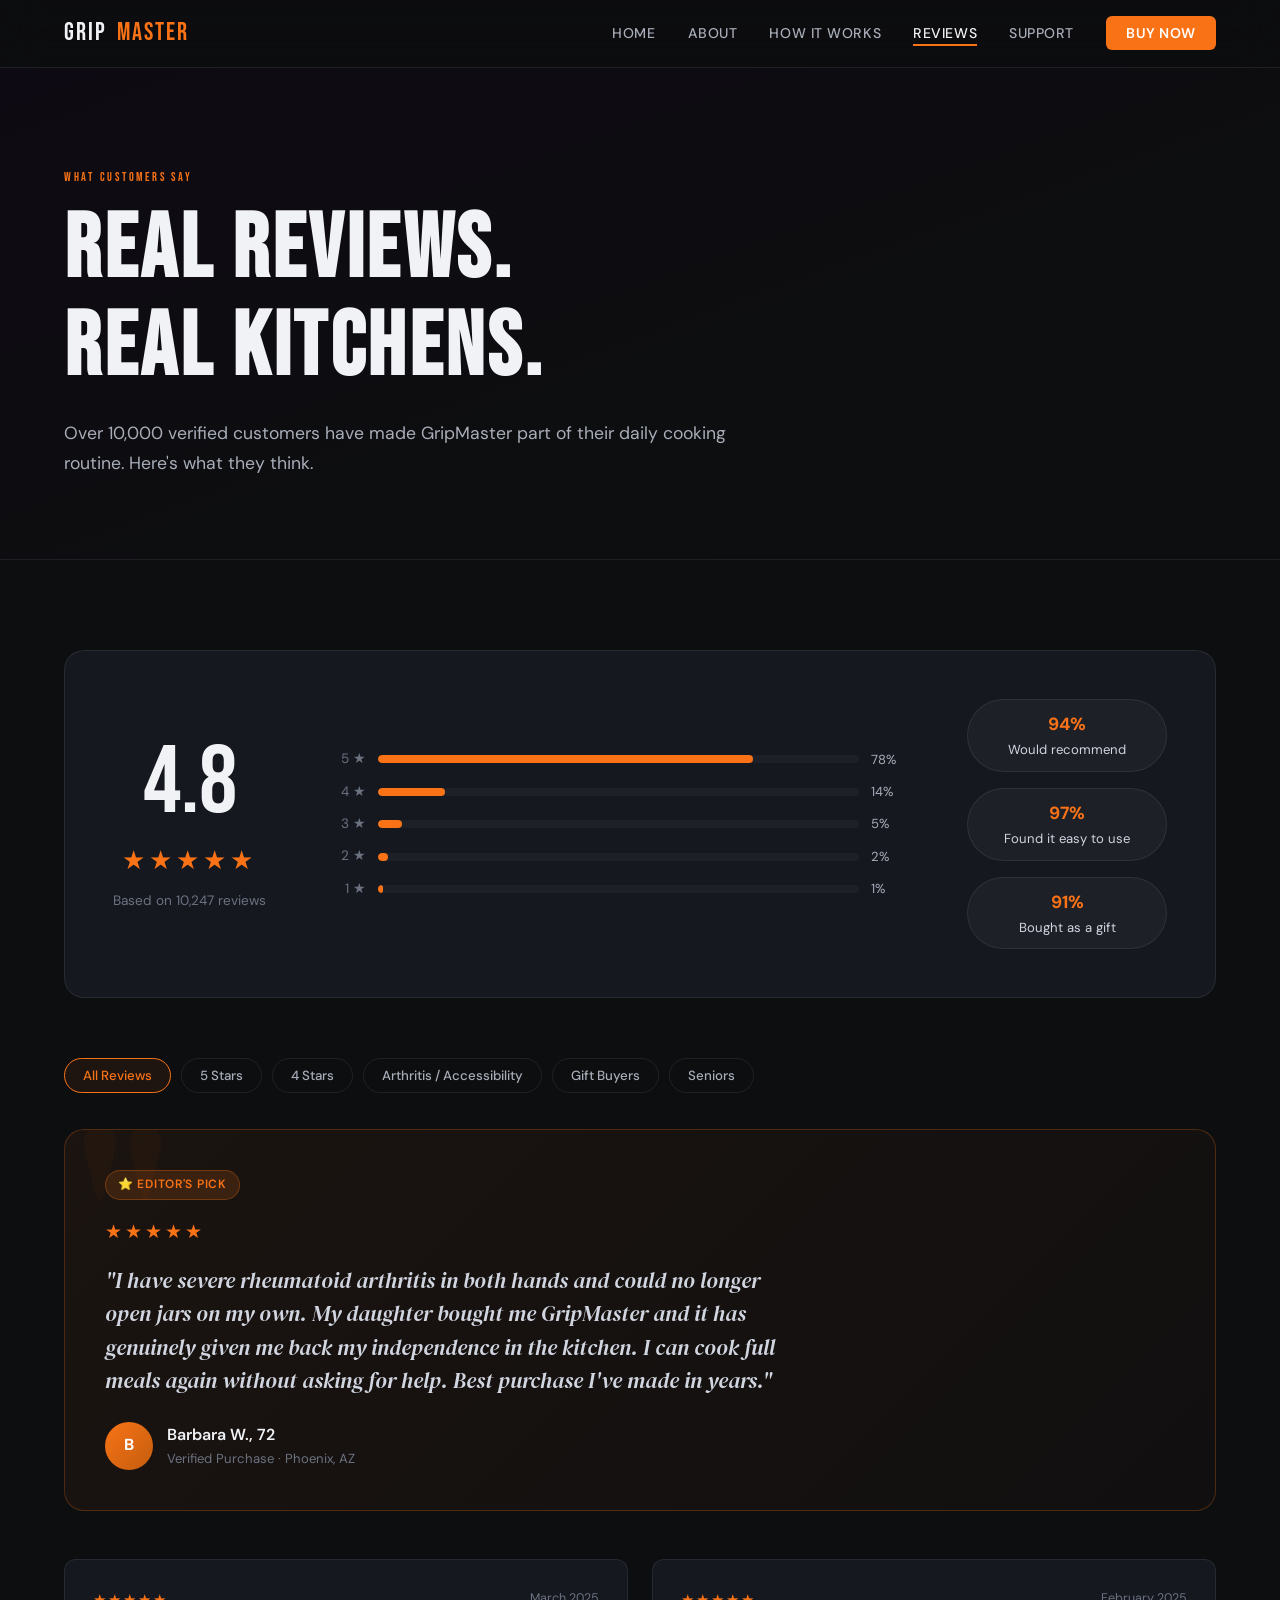
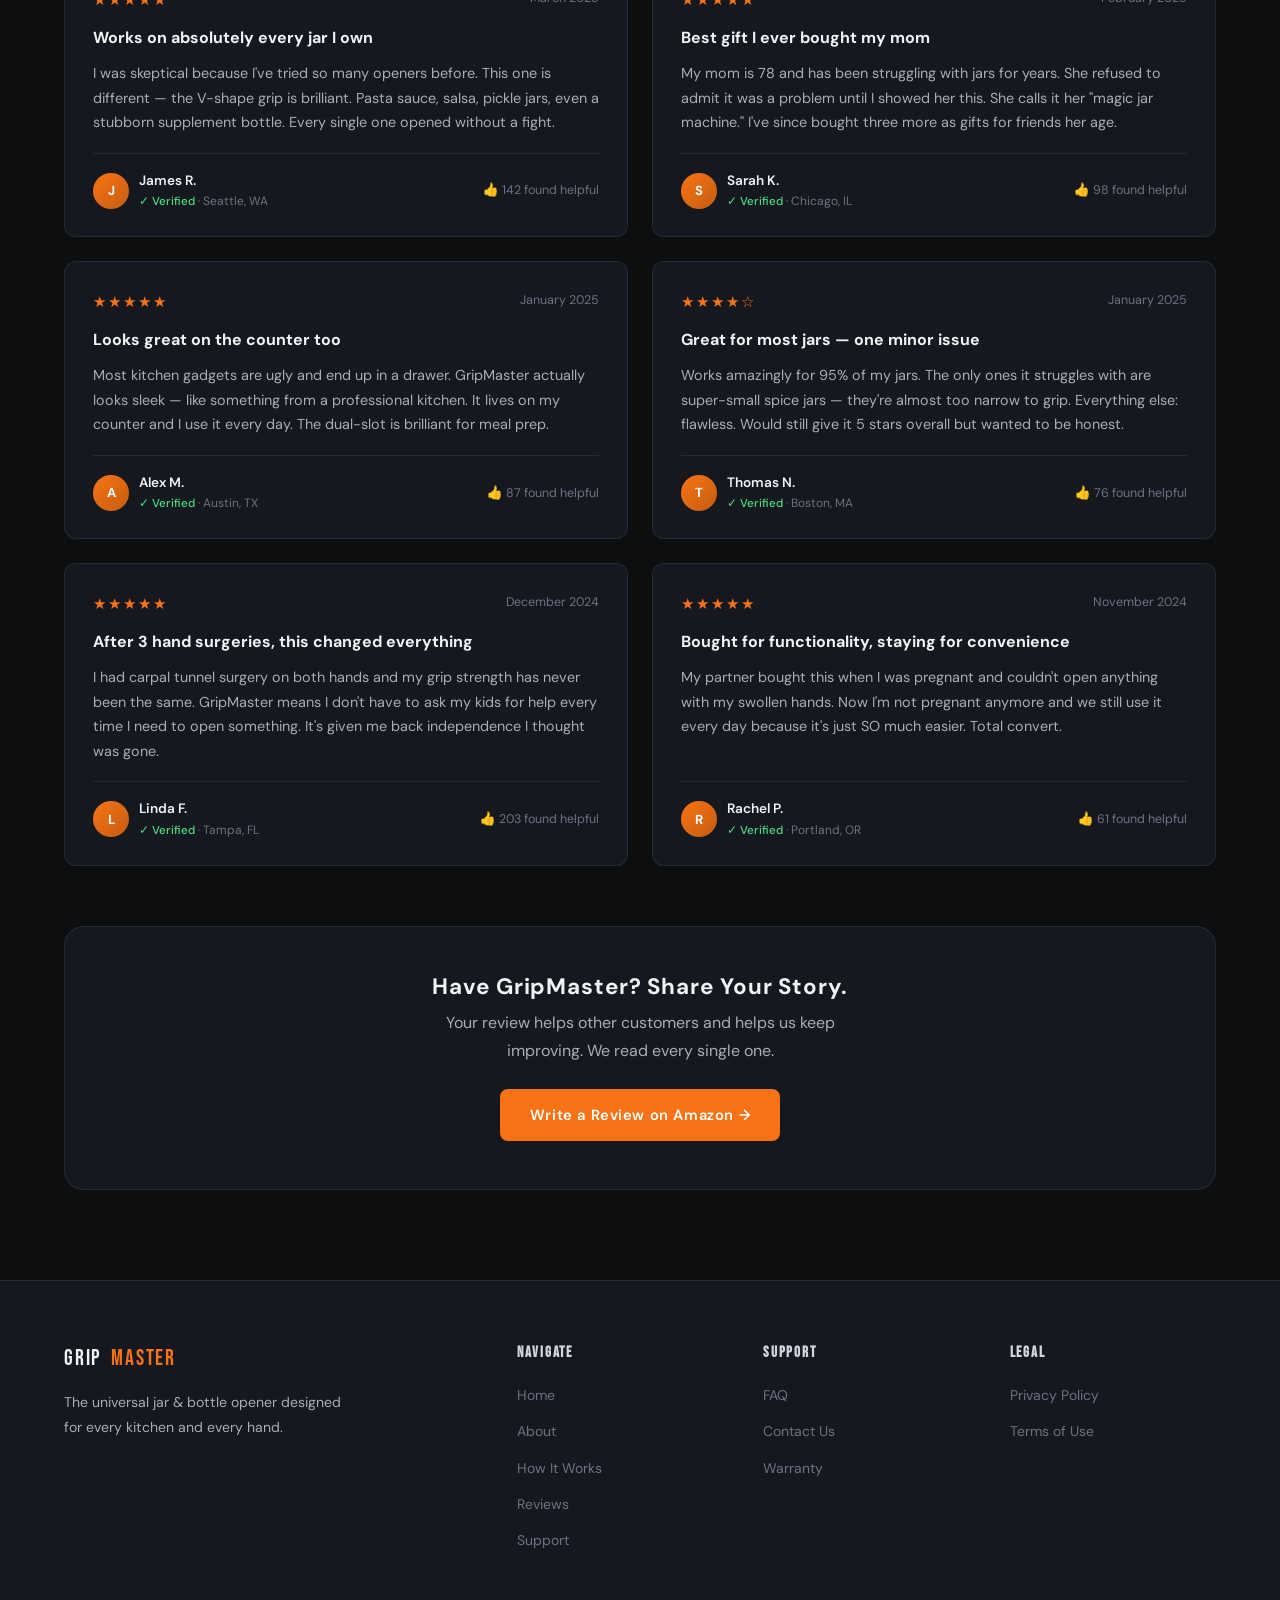
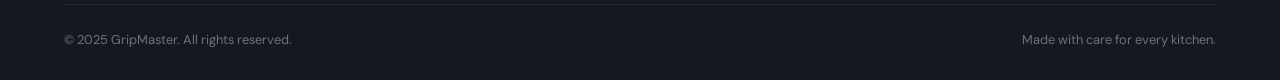
<file: reviews.html>
<!DOCTYPE html>
<html lang="en">
<head>
  <meta charset="UTF-8" />
  <meta name="viewport" content="width=device-width, initial-scale=1.0" />
  <title>Reviews — GripMaster Jar & Bottle Opener</title>
  <link rel="stylesheet" href="styles.css" />
  <style>
    .page-hero {
      padding: 100px 5% 80px;
      position: relative; overflow: hidden;
      background: linear-gradient(160deg, #0e0a13 0%, var(--bg) 60%);
      border-bottom: 1px solid var(--border);
    }
    .page-hero-inner { max-width: 680px; position: relative; z-index: 1; }
    .page-hero h1 { margin: 12px 0 20px; }
    .page-hero p { font-size: 1.1rem; }

    /* RATING SUMMARY */
    .rating-summary {
      display: grid; grid-template-columns: auto 1fr auto;
      gap: 60px; align-items: center;
      background: var(--bg2);
      border: 1px solid var(--border);
      border-radius: 20px;
      padding: 48px 48px;
      margin-bottom: 60px;
    }
    .rating-big {
      text-align: center;
    }
    .rating-number {
      font-family: 'Bebas Neue', sans-serif;
      font-size: 6rem;
      color: var(--white);
      line-height: 1;
    }
    .rating-stars-big { font-size: 1.6rem; color: var(--orange); letter-spacing: 4px; margin: 8px 0; }
    .rating-count { font-size: 0.85rem; color: var(--text-muted); }

    .rating-bars { flex: 1; display: flex; flex-direction: column; gap: 10px; }
    .bar-row { display: flex; align-items: center; gap: 12px; }
    .bar-label { font-size: 0.85rem; color: var(--text-muted); width: 40px; text-align: right; flex-shrink: 0; }
    .bar-track {
      flex: 1; height: 8px;
      background: var(--bg3);
      border-radius: 4px;
      overflow: hidden;
    }
    .bar-fill {
      height: 100%; border-radius: 4px;
      background: var(--orange);
      transition: width 0.6s ease;
    }
    .bar-pct { font-size: 0.82rem; color: var(--silver); width: 36px; flex-shrink: 0; }

    .rating-highlights {
      display: flex; flex-direction: column; gap: 16px; min-width: 200px;
    }
    .highlight-pill {
      background: var(--bg3);
      border: 1px solid var(--border);
      border-radius: 50px;
      padding: 10px 18px;
      font-size: 0.82rem;
      color: var(--silver-light);
      text-align: center;
    }
    .highlight-pill strong { color: var(--orange); display: block; font-size: 1.1rem; }

    /* FILTER BAR */
    .filter-bar {
      display: flex; gap: 10px; flex-wrap: wrap;
      margin-bottom: 36px;
    }
    .filter-btn {
      padding: 8px 18px;
      border-radius: 50px;
      border: 1.5px solid var(--border);
      background: transparent;
      color: var(--silver);
      font-family: 'DM Sans', sans-serif;
      font-size: 0.83rem;
      font-weight: 500;
      cursor: pointer;
      transition: all 0.2s;
    }
    .filter-btn:hover, .filter-btn.active {
      border-color: var(--orange);
      color: var(--orange);
      background: rgba(249,115,22,0.07);
    }

    /* REVIEW CARDS */
    .reviews-grid {
      display: grid; grid-template-columns: 1fr 1fr; gap: 24px;
    }
    .review-card {
      background: var(--bg2);
      border: 1px solid var(--border);
      border-radius: var(--radius);
      padding: 28px 28px 24px;
      display: flex; flex-direction: column;
      transition: border-color 0.2s, transform 0.2s;
    }
    .review-card:hover { border-color: rgba(249,115,22,0.2); transform: translateY(-3px); }
    .rc-header {
      display: flex; justify-content: space-between; align-items: flex-start;
      margin-bottom: 12px;
    }
    .rc-stars { color: var(--orange); font-size: 0.95rem; letter-spacing: 2px; }
    .rc-date { font-size: 0.78rem; color: var(--text-muted); }
    .rc-title {
      font-family: 'DM Sans', sans-serif;
      font-weight: 700;
      color: var(--white);
      font-size: 1rem;
      margin-bottom: 10px;
    }
    .rc-body {
      font-size: 0.9rem;
      color: var(--silver);
      line-height: 1.7;
      flex: 1;
    }
    .rc-footer {
      display: flex; justify-content: space-between; align-items: center;
      margin-top: 18px;
      padding-top: 16px;
      border-top: 1px solid var(--border);
    }
    .rc-reviewer { display: flex; align-items: center; gap: 10px; }
    .rc-avatar {
      width: 36px; height: 36px; border-radius: 50%;
      background: linear-gradient(135deg, var(--orange), #c45d0e);
      display: flex; align-items: center; justify-content: center;
      font-weight: 700; font-size: 0.82rem; color: #fff; flex-shrink: 0;
    }
    .rc-name { font-weight: 600; font-size: 0.85rem; color: var(--white); }
    .rc-sub { font-size: 0.75rem; color: var(--text-muted); }
    .rc-helpful {
      font-size: 0.78rem; color: var(--text-muted);
      display: flex; align-items: center; gap: 5px;
    }

    /* VERIFIED BADGE */
    .verified-badge {
      display: inline-flex; align-items: center; gap: 4px;
      font-size: 0.72rem;
      color: #4ade80;
      font-weight: 500;
    }

    /* FEATURED REVIEW */
    .featured-review {
      background: linear-gradient(135deg, rgba(249,115,22,0.06), rgba(249,115,22,0.02));
      border: 1px solid rgba(249,115,22,0.25);
      border-radius: 20px;
      padding: 40px;
      margin-bottom: 48px;
      position: relative;
      overflow: hidden;
    }
    .featured-review::before {
      content: '"';
      font-family: 'DM Serif Display', serif;
      font-size: 14rem;
      color: var(--orange);
      opacity: 0.04;
      position: absolute;
      top: -30px; left: 10px;
      line-height: 1;
    }
    .fr-label {
      display: inline-flex; align-items: center; gap: 6px;
      background: rgba(249,115,22,0.15);
      border: 1px solid rgba(249,115,22,0.3);
      border-radius: 20px;
      padding: 4px 12px;
      font-size: 0.75rem;
      font-weight: 600;
      color: var(--orange);
      letter-spacing: 0.06em;
      text-transform: uppercase;
      margin-bottom: 16px;
    }
    .fr-stars { color: var(--orange); font-size: 1.2rem; letter-spacing: 3px; margin-bottom: 16px; }
    .fr-quote {
      font-family: 'DM Serif Display', serif;
      font-style: italic;
      font-size: 1.35rem;
      color: var(--silver-light);
      line-height: 1.55;
      max-width: 700px;
      position: relative; z-index: 1;
    }
    .fr-reviewer { display: flex; align-items: center; gap: 14px; margin-top: 24px; }
    .fr-avatar {
      width: 48px; height: 48px; border-radius: 50%;
      background: linear-gradient(135deg, var(--orange), #c45d0e);
      display: flex; align-items: center; justify-content: center;
      font-weight: 700; color: #fff; font-size: 1rem; flex-shrink: 0;
    }
    .fr-name { font-weight: 600; color: var(--white); }
    .fr-sub { font-size: 0.82rem; color: var(--text-muted); }

    /* CTA */
    .reviews-cta {
      background: var(--bg2);
      border: 1px solid var(--border);
      border-radius: 20px;
      padding: 48px;
      text-align: center;
      margin-top: 60px;
    }
    .reviews-cta h3 { font-family: 'DM Sans', sans-serif; font-weight: 700; font-size: 1.4rem; color: var(--white); margin-bottom: 10px; }

    @media (max-width: 860px) {
      .rating-summary { grid-template-columns: 1fr; gap: 32px; }
      .reviews-grid { grid-template-columns: 1fr; }
    }
  </style>
</head>
<body>

  <nav>
    <a href="index.html" class="nav-logo">Grip<span>Master</span></a>
    <ul class="nav-links" id="navLinks">
      <li><a href="index.html">Home</a></li>
      <li><a href="about.html">About</a></li>
      <li><a href="how-it-works.html">How It Works</a></li>
      <li><a href="reviews.html" class="active">Reviews</a></li>
      <li><a href="support.html">Support</a></li>
      <li><a href="index.html#buy" class="nav-cta">Buy Now</a></li>
    </ul>
    <div class="hamburger" onclick="toggleMenu()"><span></span><span></span><span></span></div>
  </nav>

  <main>
    <div class="page-hero">
      <div class="page-hero-inner">
        <span class="section-label">What Customers Say</span>
        <h1>Real Reviews.<br>Real Kitchens.</h1>
        <p>Over 10,000 verified customers have made GripMaster part of their daily cooking routine. Here's what they think.</p>
      </div>
    </div>

    <section>
      <!-- RATING SUMMARY -->
      <div class="rating-summary">
        <div class="rating-big">
          <div class="rating-number">4.8</div>
          <div class="rating-stars-big">★★★★★</div>
          <div class="rating-count">Based on 10,247 reviews</div>
        </div>
        <div class="rating-bars">
          <div class="bar-row">
            <span class="bar-label">5 ★</span>
            <div class="bar-track"><div class="bar-fill" style="width:78%"></div></div>
            <span class="bar-pct">78%</span>
          </div>
          <div class="bar-row">
            <span class="bar-label">4 ★</span>
            <div class="bar-track"><div class="bar-fill" style="width:14%"></div></div>
            <span class="bar-pct">14%</span>
          </div>
          <div class="bar-row">
            <span class="bar-label">3 ★</span>
            <div class="bar-track"><div class="bar-fill" style="width:5%"></div></div>
            <span class="bar-pct">5%</span>
          </div>
          <div class="bar-row">
            <span class="bar-label">2 ★</span>
            <div class="bar-track"><div class="bar-fill" style="width:2%"></div></div>
            <span class="bar-pct">2%</span>
          </div>
          <div class="bar-row">
            <span class="bar-label">1 ★</span>
            <div class="bar-track"><div class="bar-fill" style="width:1%"></div></div>
            <span class="bar-pct">1%</span>
          </div>
        </div>
        <div class="rating-highlights">
          <div class="highlight-pill"><strong>94%</strong>Would recommend</div>
          <div class="highlight-pill"><strong>97%</strong>Found it easy to use</div>
          <div class="highlight-pill"><strong>91%</strong>Bought as a gift</div>
        </div>
      </div>

      <!-- FILTER -->
      <div class="filter-bar">
        <button class="filter-btn active">All Reviews</button>
        <button class="filter-btn">5 Stars</button>
        <button class="filter-btn">4 Stars</button>
        <button class="filter-btn">Arthritis / Accessibility</button>
        <button class="filter-btn">Gift Buyers</button>
        <button class="filter-btn">Seniors</button>
      </div>

      <!-- FEATURED REVIEW -->
      <div class="featured-review">
        <div class="fr-label">⭐ Editor's Pick</div>
        <div class="fr-stars">★★★★★</div>
        <p class="fr-quote">"I have severe rheumatoid arthritis in both hands and could no longer open jars on my own. My daughter bought me GripMaster and it has genuinely given me back my independence in the kitchen. I can cook full meals again without asking for help. Best purchase I've made in years."</p>
        <div class="fr-reviewer">
          <div class="fr-avatar">B</div>
          <div>
            <div class="fr-name">Barbara W., 72</div>
            <div class="fr-sub">Verified Purchase · Phoenix, AZ</div>
          </div>
        </div>
      </div>

      <!-- REVIEWS GRID -->
      <div class="reviews-grid">

        <div class="review-card">
          <div class="rc-header">
            <div class="rc-stars">★★★★★</div>
            <div class="rc-date">March 2025</div>
          </div>
          <div class="rc-title">Works on absolutely every jar I own</div>
          <div class="rc-body">I was skeptical because I've tried so many openers before. This one is different — the V-shape grip is brilliant. Pasta sauce, salsa, pickle jars, even a stubborn supplement bottle. Every single one opened without a fight.</div>
          <div class="rc-footer">
            <div class="rc-reviewer">
              <div class="rc-avatar">J</div>
              <div>
                <div class="rc-name">James R.</div>
                <div class="rc-sub"><span class="verified-badge">✓ Verified</span> · Seattle, WA</div>
              </div>
            </div>
            <div class="rc-helpful">👍 142 found helpful</div>
          </div>
        </div>

        <div class="review-card">
          <div class="rc-header">
            <div class="rc-stars">★★★★★</div>
            <div class="rc-date">February 2025</div>
          </div>
          <div class="rc-title">Best gift I ever bought my mom</div>
          <div class="rc-body">My mom is 78 and has been struggling with jars for years. She refused to admit it was a problem until I showed her this. She calls it her "magic jar machine." I've since bought three more as gifts for friends her age.</div>
          <div class="rc-footer">
            <div class="rc-reviewer">
              <div class="rc-avatar">S</div>
              <div>
                <div class="rc-name">Sarah K.</div>
                <div class="rc-sub"><span class="verified-badge">✓ Verified</span> · Chicago, IL</div>
              </div>
            </div>
            <div class="rc-helpful">👍 98 found helpful</div>
          </div>
        </div>

        <div class="review-card">
          <div class="rc-header">
            <div class="rc-stars">★★★★★</div>
            <div class="rc-date">January 2025</div>
          </div>
          <div class="rc-title">Looks great on the counter too</div>
          <div class="rc-body">Most kitchen gadgets are ugly and end up in a drawer. GripMaster actually looks sleek — like something from a professional kitchen. It lives on my counter and I use it every day. The dual-slot is brilliant for meal prep.</div>
          <div class="rc-footer">
            <div class="rc-reviewer">
              <div class="rc-avatar">A</div>
              <div>
                <div class="rc-name">Alex M.</div>
                <div class="rc-sub"><span class="verified-badge">✓ Verified</span> · Austin, TX</div>
              </div>
            </div>
            <div class="rc-helpful">👍 87 found helpful</div>
          </div>
        </div>

        <div class="review-card">
          <div class="rc-header">
            <div class="rc-stars">★★★★☆</div>
            <div class="rc-date">January 2025</div>
          </div>
          <div class="rc-title">Great for most jars — one minor issue</div>
          <div class="rc-body">Works amazingly for 95% of my jars. The only ones it struggles with are super-small spice jars — they're almost too narrow to grip. Everything else: flawless. Would still give it 5 stars overall but wanted to be honest.</div>
          <div class="rc-footer">
            <div class="rc-reviewer">
              <div class="rc-avatar">T</div>
              <div>
                <div class="rc-name">Thomas N.</div>
                <div class="rc-sub"><span class="verified-badge">✓ Verified</span> · Boston, MA</div>
              </div>
            </div>
            <div class="rc-helpful">👍 76 found helpful</div>
          </div>
        </div>

        <div class="review-card">
          <div class="rc-header">
            <div class="rc-stars">★★★★★</div>
            <div class="rc-date">December 2024</div>
          </div>
          <div class="rc-title">After 3 hand surgeries, this changed everything</div>
          <div class="rc-body">I had carpal tunnel surgery on both hands and my grip strength has never been the same. GripMaster means I don't have to ask my kids for help every time I need to open something. It's given me back independence I thought was gone.</div>
          <div class="rc-footer">
            <div class="rc-reviewer">
              <div class="rc-avatar">L</div>
              <div>
                <div class="rc-name">Linda F.</div>
                <div class="rc-sub"><span class="verified-badge">✓ Verified</span> · Tampa, FL</div>
              </div>
            </div>
            <div class="rc-helpful">👍 203 found helpful</div>
          </div>
        </div>

        <div class="review-card">
          <div class="rc-header">
            <div class="rc-stars">★★★★★</div>
            <div class="rc-date">November 2024</div>
          </div>
          <div class="rc-title">Bought for functionality, staying for convenience</div>
          <div class="rc-body">My partner bought this when I was pregnant and couldn't open anything with my swollen hands. Now I'm not pregnant anymore and we still use it every day because it's just SO much easier. Total convert.</div>
          <div class="rc-footer">
            <div class="rc-reviewer">
              <div class="rc-avatar">R</div>
              <div>
                <div class="rc-name">Rachel P.</div>
                <div class="rc-sub"><span class="verified-badge">✓ Verified</span> · Portland, OR</div>
              </div>
            </div>
            <div class="rc-helpful">👍 61 found helpful</div>
          </div>
        </div>

      </div>

      <!-- LEAVE A REVIEW CTA -->
      <div class="reviews-cta">
        <h3>Have GripMaster? Share Your Story.</h3>
        <p style="max-width:440px; margin: 8px auto 24px;">Your review helps other customers and helps us keep improving. We read every single one.</p>
        <a href="https://amazon.com" target="_blank" class="btn btn-primary">Write a Review on Amazon →</a>
      </div>
    </section>
  </main>

  <footer>
    <div class="footer-grid">
      <div class="footer-brand">
        <a href="index.html" class="nav-logo" style="font-size:1.4rem;">Grip<span>Master</span></a>
        <p>The universal jar & bottle opener designed for every kitchen and every hand.</p>
      </div>
      <div class="footer-col">
        <h4>Navigate</h4>
        <ul>
          <li><a href="index.html">Home</a></li>
          <li><a href="about.html">About</a></li>
          <li><a href="how-it-works.html">How It Works</a></li>
          <li><a href="reviews.html">Reviews</a></li>
          <li><a href="support.html">Support</a></li>
        </ul>
      </div>
      <div class="footer-col">
        <h4>Support</h4>
        <ul>
          <li><a href="support.html#faq">FAQ</a></li>
          <li><a href="support.html#contact">Contact Us</a></li>
          <li><a href="support.html#warranty">Warranty</a></li>
        </ul>
      </div>
      <div class="footer-col">
        <h4>Legal</h4>
        <ul>
          <li><a href="#">Privacy Policy</a></li>
          <li><a href="#">Terms of Use</a></li>
        </ul>
      </div>
    </div>
    <div class="footer-bottom">
      <span>© 2025 GripMaster. All rights reserved.</span>
      <span>Made with care for every kitchen.</span>
    </div>
  </footer>
  <script>
    function toggleMenu(){document.getElementById('navLinks').classList.toggle('open');}
    document.querySelectorAll('.filter-btn').forEach(btn => {
      btn.addEventListener('click', () => {
        document.querySelectorAll('.filter-btn').forEach(b => b.classList.remove('active'));
        btn.classList.add('active');
      });
    });
  </script>
</body>
</html>
</file>
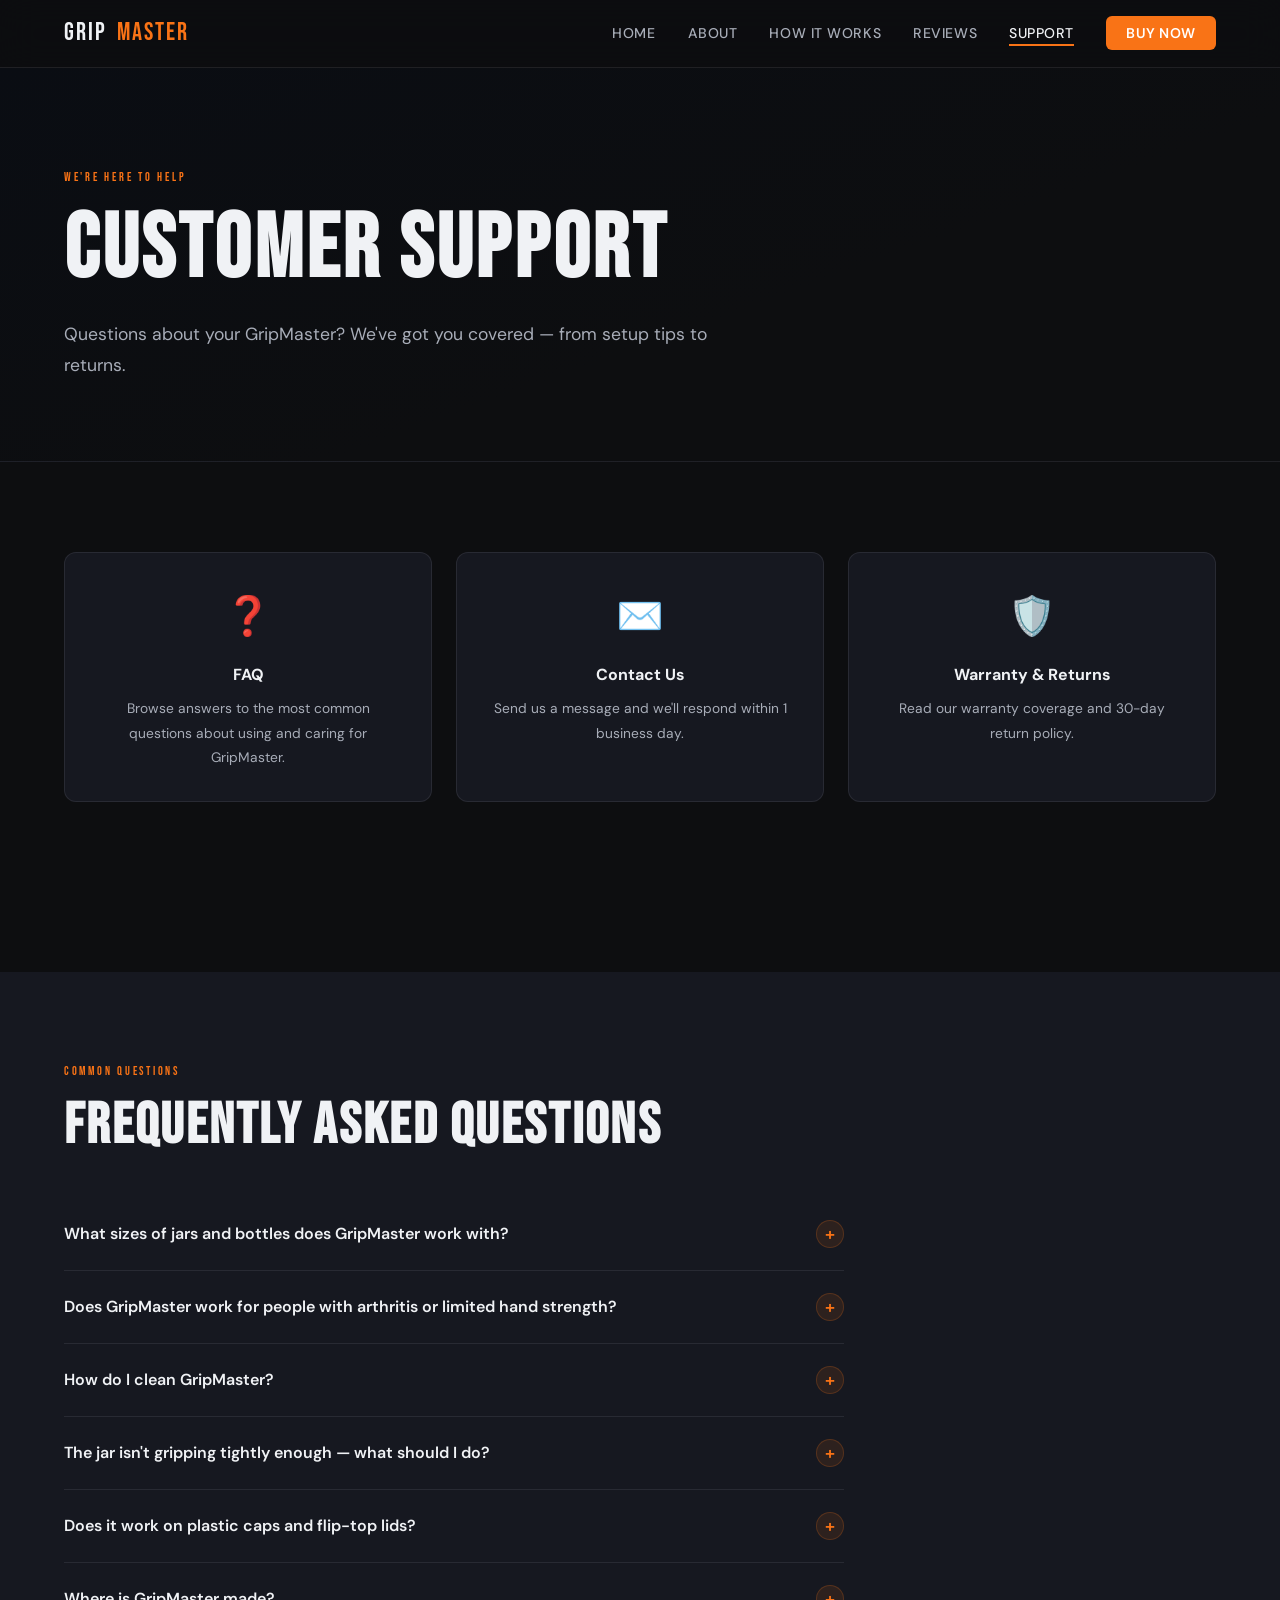
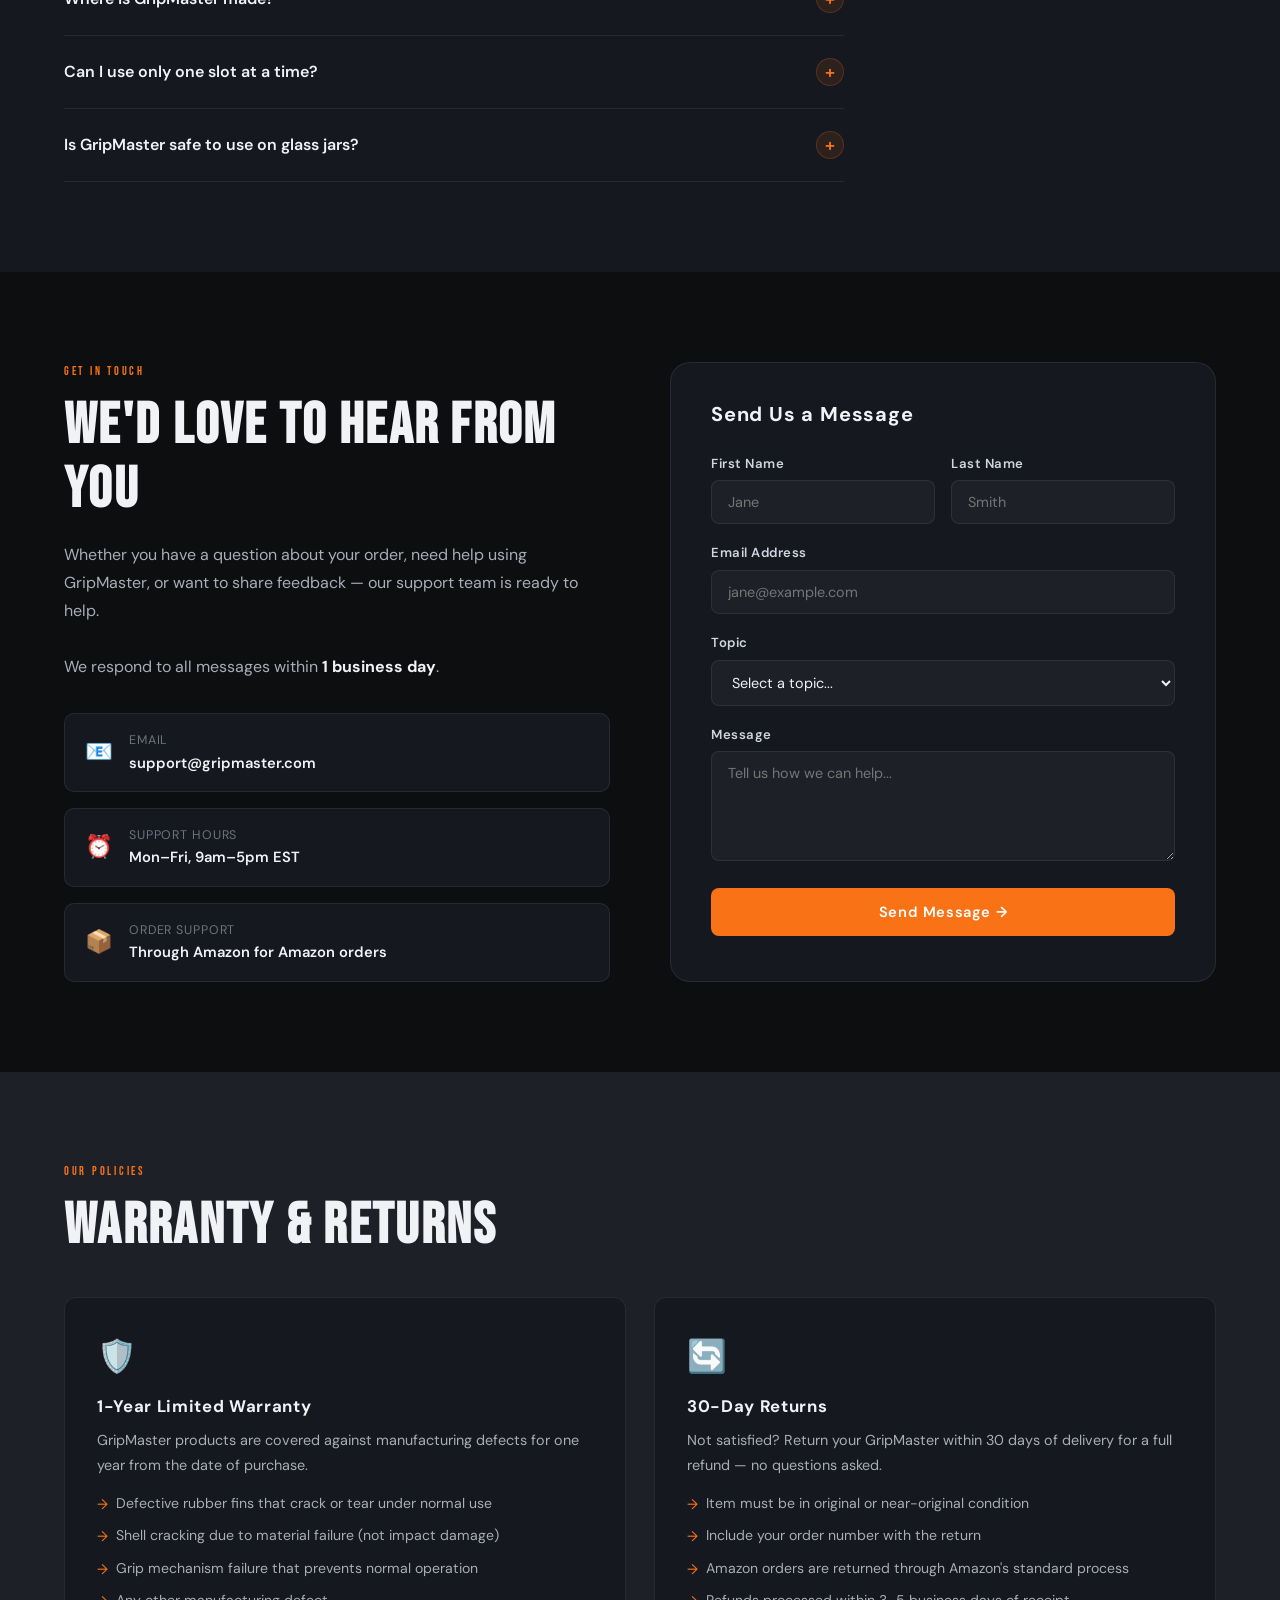
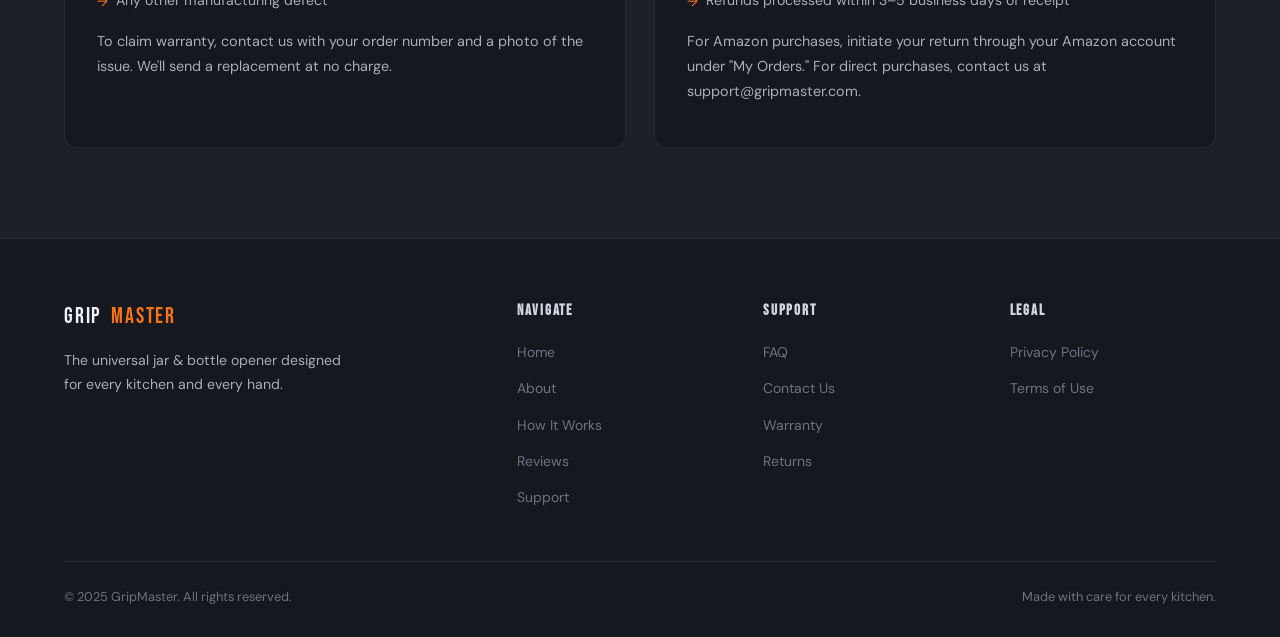
<file: support.html>
<!DOCTYPE html>
<html lang="en">
<head>
  <meta charset="UTF-8" />
  <meta name="viewport" content="width=device-width, initial-scale=1.0" />
  <title>Support — GripMaster Jar & Bottle Opener</title>
  <link rel="stylesheet" href="styles.css" />
  <style>
    .page-hero {
      padding: 100px 5% 80px;
      position: relative; overflow: hidden;
      background: linear-gradient(160deg, #0a0d13 0%, var(--bg) 60%);
      border-bottom: 1px solid var(--border);
    }
    .page-hero-inner { max-width: 680px; position: relative; z-index: 1; }
    .page-hero h1 { margin: 12px 0 20px; }
    .page-hero p { font-size: 1.1rem; }

    /* SUPPORT CARDS ROW */
    .support-options {
      display: grid; grid-template-columns: repeat(3, 1fr); gap: 24px;
      margin-bottom: 80px;
    }
    .support-opt {
      background: var(--bg2);
      border: 1px solid var(--border);
      border-radius: var(--radius);
      padding: 32px;
      text-align: center;
      transition: border-color 0.2s, transform 0.2s;
      text-decoration: none;
    }
    .support-opt:hover { border-color: rgba(249,115,22,0.3); transform: translateY(-4px); }
    .so-icon { font-size: 2.4rem; margin-bottom: 14px; }
    .so-title { font-family: 'DM Sans', sans-serif; font-weight: 700; color: var(--white); font-size: 1rem; margin-bottom: 8px; }
    .so-desc { font-size: 0.86rem; color: var(--silver); margin: 0; }

    /* FAQ */
    .faq-section { background: var(--bg2); }
    .faq-section h2 { margin: 12px 0 40px; }
    .faq-list { max-width: 780px; display: flex; flex-direction: column; gap: 0; }
    .faq-item {
      border-bottom: 1px solid var(--border);
      overflow: hidden;
    }
    .faq-q {
      width: 100%; background: none; border: none; padding: 22px 0;
      display: flex; justify-content: space-between; align-items: center;
      cursor: pointer; text-align: left;
      color: var(--white);
      font-family: 'DM Sans', sans-serif;
      font-weight: 600;
      font-size: 1rem;
      gap: 20px;
    }
    .faq-icon {
      width: 28px; height: 28px; border-radius: 50%;
      background: rgba(249,115,22,0.1);
      border: 1px solid rgba(249,115,22,0.2);
      display: flex; align-items: center; justify-content: center;
      color: var(--orange);
      font-size: 1.1rem;
      flex-shrink: 0;
      transition: transform 0.2s, background 0.2s;
    }
    .faq-item.open .faq-icon { transform: rotate(45deg); background: rgba(249,115,22,0.2); }
    .faq-a {
      max-height: 0; overflow: hidden;
      transition: max-height 0.35s ease, padding 0.2s;
      color: var(--silver);
      font-size: 0.92rem;
      line-height: 1.75;
      padding: 0;
    }
    .faq-item.open .faq-a {
      max-height: 300px;
      padding-bottom: 22px;
    }

    /* CONTACT FORM */
    .contact-section { }
    .contact-inner { display: grid; grid-template-columns: 1fr 1fr; gap: 60px; }
    .contact-info h2 { margin: 12px 0 20px; }
    .contact-info p { margin-bottom: 28px; }
    .contact-channels { display: flex; flex-direction: column; gap: 16px; margin-top: 32px; }
    .channel-item {
      display: flex; gap: 16px; align-items: center;
      padding: 16px 20px;
      background: var(--bg2);
      border: 1px solid var(--border);
      border-radius: 10px;
    }
    .ch-icon { font-size: 1.4rem; flex-shrink: 0; }
    .ch-label { font-size: 0.78rem; color: var(--text-muted); text-transform: uppercase; letter-spacing: 0.07em; }
    .ch-val { font-weight: 600; color: var(--white); font-size: 0.92rem; }

    .contact-form {
      background: var(--bg2);
      border: 1px solid var(--border);
      border-radius: 20px;
      padding: 40px;
    }
    .contact-form h3 { font-family: 'DM Sans', sans-serif; font-weight: 700; font-size: 1.25rem; color: var(--white); margin-bottom: 28px; }
    .form-row { display: grid; grid-template-columns: 1fr 1fr; gap: 16px; }
    .form-group { margin-bottom: 18px; }
    .form-group label {
      display: block;
      font-size: 0.82rem;
      font-weight: 600;
      color: var(--silver-light);
      margin-bottom: 6px;
      letter-spacing: 0.04em;
    }
    .form-group input,
    .form-group select,
    .form-group textarea {
      width: 100%;
      background: var(--bg3);
      border: 1.5px solid var(--border);
      border-radius: 8px;
      color: var(--white);
      font-family: 'DM Sans', sans-serif;
      font-size: 0.9rem;
      padding: 12px 16px;
      outline: none;
      transition: border-color 0.2s;
      resize: vertical;
    }
    .form-group input:focus,
    .form-group select:focus,
    .form-group textarea:focus { border-color: var(--orange); }
    .form-group textarea { min-height: 110px; }

    /* WARRANTY / RETURNS */
    .policy-section { background: var(--bg3); }
    .policy-section h2 { margin: 12px 0 40px; }
    .policy-grid { display: grid; grid-template-columns: 1fr 1fr; gap: 28px; }
    .policy-card {
      background: var(--bg2);
      border: 1px solid var(--border);
      border-radius: var(--radius);
      padding: 32px;
    }
    .policy-card .pc-icon { font-size: 2rem; margin-bottom: 14px; }
    .policy-card h3 { font-family: 'DM Sans', sans-serif; font-weight: 700; color: var(--white); font-size: 1.05rem; margin-bottom: 12px; }
    .policy-card p { font-size: 0.9rem; margin-bottom: 10px; }
    .policy-card ul { list-style: none; display: flex; flex-direction: column; gap: 8px; padding: 0; margin-top: 14px; }
    .policy-card ul li {
      display: flex; align-items: flex-start; gap: 8px;
      font-size: 0.88rem; color: var(--silver);
    }
    .policy-card ul li::before { content: '→'; color: var(--orange); flex-shrink: 0; margin-top: 1px; }

    @media (max-width: 860px) {
      .support-options { grid-template-columns: 1fr; }
      .contact-inner { grid-template-columns: 1fr; }
      .policy-grid { grid-template-columns: 1fr; }
      .form-row { grid-template-columns: 1fr; }
    }
  </style>
</head>
<body>

  <nav>
    <a href="index.html" class="nav-logo">Grip<span>Master</span></a>
    <ul class="nav-links" id="navLinks">
      <li><a href="index.html">Home</a></li>
      <li><a href="about.html">About</a></li>
      <li><a href="how-it-works.html">How It Works</a></li>
      <li><a href="reviews.html">Reviews</a></li>
      <li><a href="support.html" class="active">Support</a></li>
      <li><a href="index.html#buy" class="nav-cta">Buy Now</a></li>
    </ul>
    <div class="hamburger" onclick="toggleMenu()"><span></span><span></span><span></span></div>
  </nav>

  <main>
    <div class="page-hero">
      <div class="page-hero-inner">
        <span class="section-label">We're Here to Help</span>
        <h1>Customer Support</h1>
        <p>Questions about your GripMaster? We've got you covered — from setup tips to returns.</p>
      </div>
    </div>

    <section>
      <!-- SUPPORT OPTIONS -->
      <div class="support-options">
        <a href="#faq" class="support-opt">
          <div class="so-icon">❓</div>
          <div class="so-title">FAQ</div>
          <p class="so-desc">Browse answers to the most common questions about using and caring for GripMaster.</p>
        </a>
        <a href="#contact" class="support-opt">
          <div class="so-icon">✉️</div>
          <div class="so-title">Contact Us</div>
          <p class="so-desc">Send us a message and we'll respond within 1 business day.</p>
        </a>
        <a href="#warranty" class="support-opt">
          <div class="so-icon">🛡️</div>
          <div class="so-title">Warranty & Returns</div>
          <p class="so-desc">Read our warranty coverage and 30-day return policy.</p>
        </a>
      </div>
    </section>

    <!-- FAQ -->
    <section class="faq-section" id="faq">
      <span class="section-label">Common Questions</span>
      <h2>Frequently Asked Questions</h2>
      <div class="faq-list">

        <div class="faq-item">
          <button class="faq-q" onclick="toggleFaq(this)">
            What sizes of jars and bottles does GripMaster work with?
            <span class="faq-icon">+</span>
          </button>
          <div class="faq-a">GripMaster is designed to accommodate containers ranging from approximately 1.5 inches to 4.5 inches in diameter. This covers the vast majority of kitchen jars and bottles — from slender salad dressing bottles to wide-mouth mason jars and large pickle jars.</div>
        </div>

        <div class="faq-item">
          <button class="faq-q" onclick="toggleFaq(this)">
            Does GripMaster work for people with arthritis or limited hand strength?
            <span class="faq-icon">+</span>
          </button>
          <div class="faq-a">Yes — this is one of GripMaster's primary use cases. Because the device holds the jar firmly without requiring you to grip it, you can focus all of your hand strength on turning the lid. Many customers with arthritis, carpal tunnel, or post-surgery limitations report it has restored their kitchen independence. No squeezing or pinching of the device itself is needed.</div>
        </div>

        <div class="faq-item">
          <button class="faq-q" onclick="toggleFaq(this)">
            How do I clean GripMaster?
            <span class="faq-icon">+</span>
          </button>
          <div class="faq-a">The rubber fins can be wiped clean with a damp cloth after use. For deeper cleaning, you can rinse the rubber fins under warm water. The main body is wipe-clean. We recommend wiping down the fins regularly to maintain optimal grip — food residue can reduce friction over time. The product is also top-shelf dishwasher safe.</div>
        </div>

        <div class="faq-item">
          <button class="faq-q" onclick="toggleFaq(this)">
            The jar isn't gripping tightly enough — what should I do?
            <span class="faq-icon">+</span>
          </button>
          <div class="faq-a">First, make sure the jar is fully seated in the slot — it should slide all the way down until it stops naturally. If the jar is very small (under 1.5"), it may be too narrow for a firm grip. For very stubborn vacuum-sealed lids, try running warm water over the metal lid for 30 seconds before using GripMaster — this slightly expands the metal and makes it easier to break the seal.</div>
        </div>

        <div class="faq-item">
          <button class="faq-q" onclick="toggleFaq(this)">
            Does it work on plastic caps and flip-top lids?
            <span class="faq-icon">+</span>
          </button>
          <div class="faq-a">GripMaster is optimized for standard twist-off lids (metal or plastic screw-top). It is not designed for flip-top caps, crown bottle caps (beer-style), or push-and-turn childproof caps. It works best with the smooth, cylindrical containers commonly used for food jars, sauce bottles, and supplement containers.</div>
        </div>

        <div class="faq-item">
          <button class="faq-q" onclick="toggleFaq(this)">
            Where is GripMaster made?
            <span class="faq-icon">+</span>
          </button>
          <div class="faq-a">GripMaster is designed in the USA and manufactured to strict quality standards. All materials are food-safe and BPA-free. The rubber fins are made from high-friction, food-grade rubber.</div>
        </div>

        <div class="faq-item">
          <button class="faq-q" onclick="toggleFaq(this)">
            Can I use only one slot at a time?
            <span class="faq-icon">+</span>
          </button>
          <div class="faq-a">Absolutely. Each slot operates independently — you can use one while the other is empty. The dual-slot design is a convenience feature for home cooks who frequently open multiple containers during meal prep, but there's no requirement to use both simultaneously.</div>
        </div>

        <div class="faq-item">
          <button class="faq-q" onclick="toggleFaq(this)">
            Is GripMaster safe to use on glass jars?
            <span class="faq-icon">+</span>
          </button>
          <div class="faq-a">Yes — the rubber fins are designed to grip firmly without scratching or damaging glass or plastic containers. The contact pressure is distributed evenly across the sides of the jar, not concentrated in one spot, which prevents cracking or marking on glass surfaces.</div>
        </div>

      </div>
    </section>

    <!-- CONTACT -->
    <section id="contact">
      <div class="contact-inner">
        <div class="contact-info">
          <span class="section-label">Get In Touch</span>
          <h2>We'd Love to Hear From You</h2>
          <p>Whether you have a question about your order, need help using GripMaster, or want to share feedback — our support team is ready to help.</p>
          <p>We respond to all messages within <strong style="color:var(--white);">1 business day</strong>.</p>
          <div class="contact-channels">
            <div class="channel-item">
              <div class="ch-icon">📧</div>
              <div>
                <div class="ch-label">Email</div>
                <div class="ch-val">support@gripmaster.com</div>
              </div>
            </div>
            <div class="channel-item">
              <div class="ch-icon">⏰</div>
              <div>
                <div class="ch-label">Support Hours</div>
                <div class="ch-val">Mon–Fri, 9am–5pm EST</div>
              </div>
            </div>
            <div class="channel-item">
              <div class="ch-icon">📦</div>
              <div>
                <div class="ch-label">Order Support</div>
                <div class="ch-val">Through Amazon for Amazon orders</div>
              </div>
            </div>
          </div>
        </div>

        <div class="contact-form">
          <h3>Send Us a Message</h3>
          <div class="form-row">
            <div class="form-group">
              <label>First Name</label>
              <input type="text" placeholder="Jane" />
            </div>
            <div class="form-group">
              <label>Last Name</label>
              <input type="text" placeholder="Smith" />
            </div>
          </div>
          <div class="form-group">
            <label>Email Address</label>
            <input type="email" placeholder="jane@example.com" />
          </div>
          <div class="form-group">
            <label>Topic</label>
            <select>
              <option value="">Select a topic...</option>
              <option>Product Question</option>
              <option>Order / Shipping</option>
              <option>Warranty Claim</option>
              <option>Return Request</option>
              <option>Feedback / Suggestion</option>
              <option>Other</option>
            </select>
          </div>
          <div class="form-group">
            <label>Message</label>
            <textarea placeholder="Tell us how we can help..."></textarea>
          </div>
          <button type="button" class="btn btn-primary" style="width:100%; justify-content:center;" onclick="handleSubmit(this)">Send Message →</button>
        </div>
      </div>
    </section>

    <!-- WARRANTY & RETURNS -->
    <section class="policy-section" id="warranty">
      <span class="section-label">Our Policies</span>
      <h2>Warranty & Returns</h2>
      <div class="policy-grid">

        <div class="policy-card" id="returns">
          <div class="pc-icon">🛡️</div>
          <h3>1-Year Limited Warranty</h3>
          <p>GripMaster products are covered against manufacturing defects for one year from the date of purchase.</p>
          <ul>
            <li>Defective rubber fins that crack or tear under normal use</li>
            <li>Shell cracking due to material failure (not impact damage)</li>
            <li>Grip mechanism failure that prevents normal operation</li>
            <li>Any other manufacturing defect</li>
          </ul>
          <p style="margin-top:16px;">To claim warranty, contact us with your order number and a photo of the issue. We'll send a replacement at no charge.</p>
        </div>

        <div class="policy-card">
          <div class="pc-icon">🔄</div>
          <h3>30-Day Returns</h3>
          <p>Not satisfied? Return your GripMaster within 30 days of delivery for a full refund — no questions asked.</p>
          <ul>
            <li>Item must be in original or near-original condition</li>
            <li>Include your order number with the return</li>
            <li>Amazon orders are returned through Amazon's standard process</li>
            <li>Refunds processed within 3–5 business days of receipt</li>
          </ul>
          <p style="margin-top:16px;">For Amazon purchases, initiate your return through your Amazon account under "My Orders." For direct purchases, contact us at support@gripmaster.com.</p>
        </div>

      </div>
    </section>
  </main>

  <footer>
    <div class="footer-grid">
      <div class="footer-brand">
        <a href="index.html" class="nav-logo" style="font-size:1.4rem;">Grip<span>Master</span></a>
        <p>The universal jar & bottle opener designed for every kitchen and every hand.</p>
      </div>
      <div class="footer-col">
        <h4>Navigate</h4>
        <ul>
          <li><a href="index.html">Home</a></li>
          <li><a href="about.html">About</a></li>
          <li><a href="how-it-works.html">How It Works</a></li>
          <li><a href="reviews.html">Reviews</a></li>
          <li><a href="support.html">Support</a></li>
        </ul>
      </div>
      <div class="footer-col">
        <h4>Support</h4>
        <ul>
          <li><a href="#faq">FAQ</a></li>
          <li><a href="#contact">Contact Us</a></li>
          <li><a href="#warranty">Warranty</a></li>
          <li><a href="#returns">Returns</a></li>
        </ul>
      </div>
      <div class="footer-col">
        <h4>Legal</h4>
        <ul>
          <li><a href="#">Privacy Policy</a></li>
          <li><a href="#">Terms of Use</a></li>
        </ul>
      </div>
    </div>
    <div class="footer-bottom">
      <span>© 2025 GripMaster. All rights reserved.</span>
      <span>Made with care for every kitchen.</span>
    </div>
  </footer>

  <script>
    function toggleMenu(){document.getElementById('navLinks').classList.toggle('open');}

    function toggleFaq(btn) {
      const item = btn.parentElement;
      const isOpen = item.classList.contains('open');
      document.querySelectorAll('.faq-item').forEach(i => i.classList.remove('open'));
      if (!isOpen) item.classList.add('open');
    }

    function handleSubmit(btn) {
      btn.textContent = '✓ Message Sent!';
      btn.style.background = '#16a34a';
      btn.disabled = true;
      setTimeout(() => {
        btn.textContent = 'Send Message →';
        btn.style.background = '';
        btn.disabled = false;
      }, 3000);
    }
  </script>
</body>
</html>
</file>
<file: styles.css>
@import url('https://fonts.googleapis.com/css2?family=Bebas+Neue&family=DM+Sans:wght@300;400;500;600&family=DM+Serif+Display:ital@0;1&display=swap');

:root {
  --bg: #0d0e10;
  --bg2: #161820;
  --bg3: #1e2028;
  --silver: #a8adb8;
  --silver-light: #d0d5e0;
  --orange: #f97316;
  --orange-dim: #c45d0e;
  --white: #f0f2f5;
  --text-muted: #6b7280;
  --border: rgba(168,173,184,0.12);
  --radius: 12px;
}

*, *::before, *::after { box-sizing: border-box; margin: 0; padding: 0; }

html { scroll-behavior: smooth; }

body {
  background: var(--bg);
  color: var(--white);
  font-family: 'DM Sans', sans-serif;
  font-weight: 400;
  line-height: 1.65;
  min-height: 100vh;
  overflow-x: hidden;
}

/* ── NAV ── */
nav {
  position: fixed; top: 0; left: 0; right: 0; z-index: 100;
  display: flex; align-items: center; justify-content: space-between;
  padding: 0 5%;
  height: 68px;
  background: rgba(13,14,16,0.85);
  backdrop-filter: blur(18px);
  border-bottom: 1px solid var(--border);
}

.nav-logo {
  font-family: 'Bebas Neue', sans-serif;
  font-size: 1.55rem;
  letter-spacing: 0.08em;
  color: var(--white);
  text-decoration: none;
  display: flex; align-items: center; gap: 10px;
}

.nav-logo span { color: var(--orange); }

.nav-links {
  display: flex; align-items: center; gap: 2rem;
  list-style: none;
}

.nav-links a {
  color: var(--silver);
  text-decoration: none;
  font-size: 0.88rem;
  font-weight: 500;
  letter-spacing: 0.04em;
  text-transform: uppercase;
  transition: color 0.2s;
  position: relative;
}

.nav-links a::after {
  content: '';
  position: absolute; bottom: -4px; left: 0; right: 0;
  height: 2px; background: var(--orange);
  transform: scaleX(0); transition: transform 0.2s;
}

.nav-links a:hover, .nav-links a.active { color: var(--white); }
.nav-links a:hover::after, .nav-links a.active::after { transform: scaleX(1); }

.nav-cta {
  background: var(--orange);
  color: #fff !important;
  padding: 8px 20px;
  border-radius: 6px;
  font-weight: 600 !important;
  transition: background 0.2s !important;
}
.nav-cta:hover { background: var(--orange-dim) !important; }
.nav-cta::after { display: none !important; }

.hamburger {
  display: none;
  flex-direction: column; gap: 5px; cursor: pointer; padding: 4px;
}
.hamburger span {
  display: block; width: 24px; height: 2px;
  background: var(--white); border-radius: 2px;
  transition: all 0.3s;
}

/* ── PAGE WRAPPER ── */
main { padding-top: 68px; }

/* ── SECTION HELPERS ── */
section { padding: 90px 5%; }

.section-label {
  font-family: 'Bebas Neue', sans-serif;
  font-size: 0.78rem;
  letter-spacing: 0.22em;
  color: var(--orange);
  text-transform: uppercase;
  margin-bottom: 12px;
  display: block;
}

h1, h2, h3 { font-family: 'Bebas Neue', sans-serif; letter-spacing: 0.04em; line-height: 1.1; }

h1 { font-size: clamp(3rem, 7vw, 6rem); }
h2 { font-size: clamp(2rem, 4.5vw, 3.8rem); }
h3 { font-size: clamp(1.3rem, 2.5vw, 1.9rem); }

p { color: var(--silver); line-height: 1.75; }

/* ── BUTTONS ── */
.btn {
  display: inline-flex; align-items: center; gap: 8px;
  padding: 14px 30px;
  border-radius: 8px;
  font-family: 'DM Sans', sans-serif;
  font-weight: 600;
  font-size: 0.92rem;
  letter-spacing: 0.04em;
  text-decoration: none;
  cursor: pointer;
  border: none;
  transition: all 0.22s;
}

.btn-primary {
  background: var(--orange);
  color: #fff;
}
.btn-primary:hover { background: var(--orange-dim); transform: translateY(-2px); }

.btn-outline {
  background: transparent;
  border: 1.5px solid var(--silver);
  color: var(--silver-light);
}
.btn-outline:hover { border-color: var(--white); color: var(--white); transform: translateY(-2px); }

/* ── CARDS ── */
.card {
  background: var(--bg2);
  border: 1px solid var(--border);
  border-radius: var(--radius);
  padding: 32px;
  transition: border-color 0.2s, transform 0.2s;
}
.card:hover { border-color: rgba(249,115,22,0.35); transform: translateY(-4px); }

/* ── FOOTER ── */
footer {
  background: var(--bg2);
  border-top: 1px solid var(--border);
  padding: 60px 5% 30px;
}

.footer-grid {
  display: grid;
  grid-template-columns: 2fr 1fr 1fr 1fr;
  gap: 40px;
  margin-bottom: 50px;
}

.footer-brand p { margin-top: 12px; font-size: 0.88rem; max-width: 280px; }

.footer-col h4 {
  font-family: 'Bebas Neue', sans-serif;
  letter-spacing: 0.12em;
  font-size: 0.92rem;
  color: var(--silver-light);
  margin-bottom: 16px;
}

.footer-col ul { list-style: none; display: flex; flex-direction: column; gap: 10px; }
.footer-col ul a {
  color: var(--text-muted);
  text-decoration: none;
  font-size: 0.875rem;
  transition: color 0.2s;
}
.footer-col ul a:hover { color: var(--orange); }

.footer-bottom {
  border-top: 1px solid var(--border);
  padding-top: 24px;
  display: flex; justify-content: space-between; align-items: center;
  font-size: 0.8rem; color: var(--text-muted);
}

/* ── STAR RATING ── */
.stars { color: var(--orange); font-size: 1.1rem; letter-spacing: 2px; }

/* ── DIVIDER ── */
.divider {
  width: 60px; height: 3px;
  background: var(--orange);
  border-radius: 2px;
  margin: 16px 0 24px;
}

/* ── GRID HELPERS ── */
.grid-2 { display: grid; grid-template-columns: 1fr 1fr; gap: 32px; }
.grid-3 { display: grid; grid-template-columns: repeat(3, 1fr); gap: 28px; }
.grid-4 { display: grid; grid-template-columns: repeat(4, 1fr); gap: 24px; }

/* ── BADGE ── */
.badge {
  display: inline-block;
  padding: 4px 12px;
  border-radius: 20px;
  font-size: 0.75rem;
  font-weight: 600;
  letter-spacing: 0.06em;
  text-transform: uppercase;
}
.badge-orange { background: rgba(249,115,22,0.15); color: var(--orange); border: 1px solid rgba(249,115,22,0.3); }
.badge-silver { background: rgba(168,173,184,0.1); color: var(--silver-light); border: 1px solid var(--border); }

/* ── HERO GRADIENT BG ── */
.hero-glow {
  position: absolute;
  border-radius: 50%;
  filter: blur(80px);
  pointer-events: none;
}

/* ── RESPONSIVE ── */
@media (max-width: 900px) {
  .grid-3, .grid-4 { grid-template-columns: 1fr 1fr; }
  .footer-grid { grid-template-columns: 1fr 1fr; }
}

@media (max-width: 640px) {
  .grid-2, .grid-3, .grid-4 { grid-template-columns: 1fr; }
  .footer-grid { grid-template-columns: 1fr; }
  .nav-links { display: none; flex-direction: column; position: fixed; top: 68px; left: 0; right: 0; background: var(--bg); padding: 24px 5%; gap: 1.5rem; border-bottom: 1px solid var(--border); }
  .nav-links.open { display: flex; }
  .hamburger { display: flex; }
  section { padding: 60px 5%; }
}
</file>
